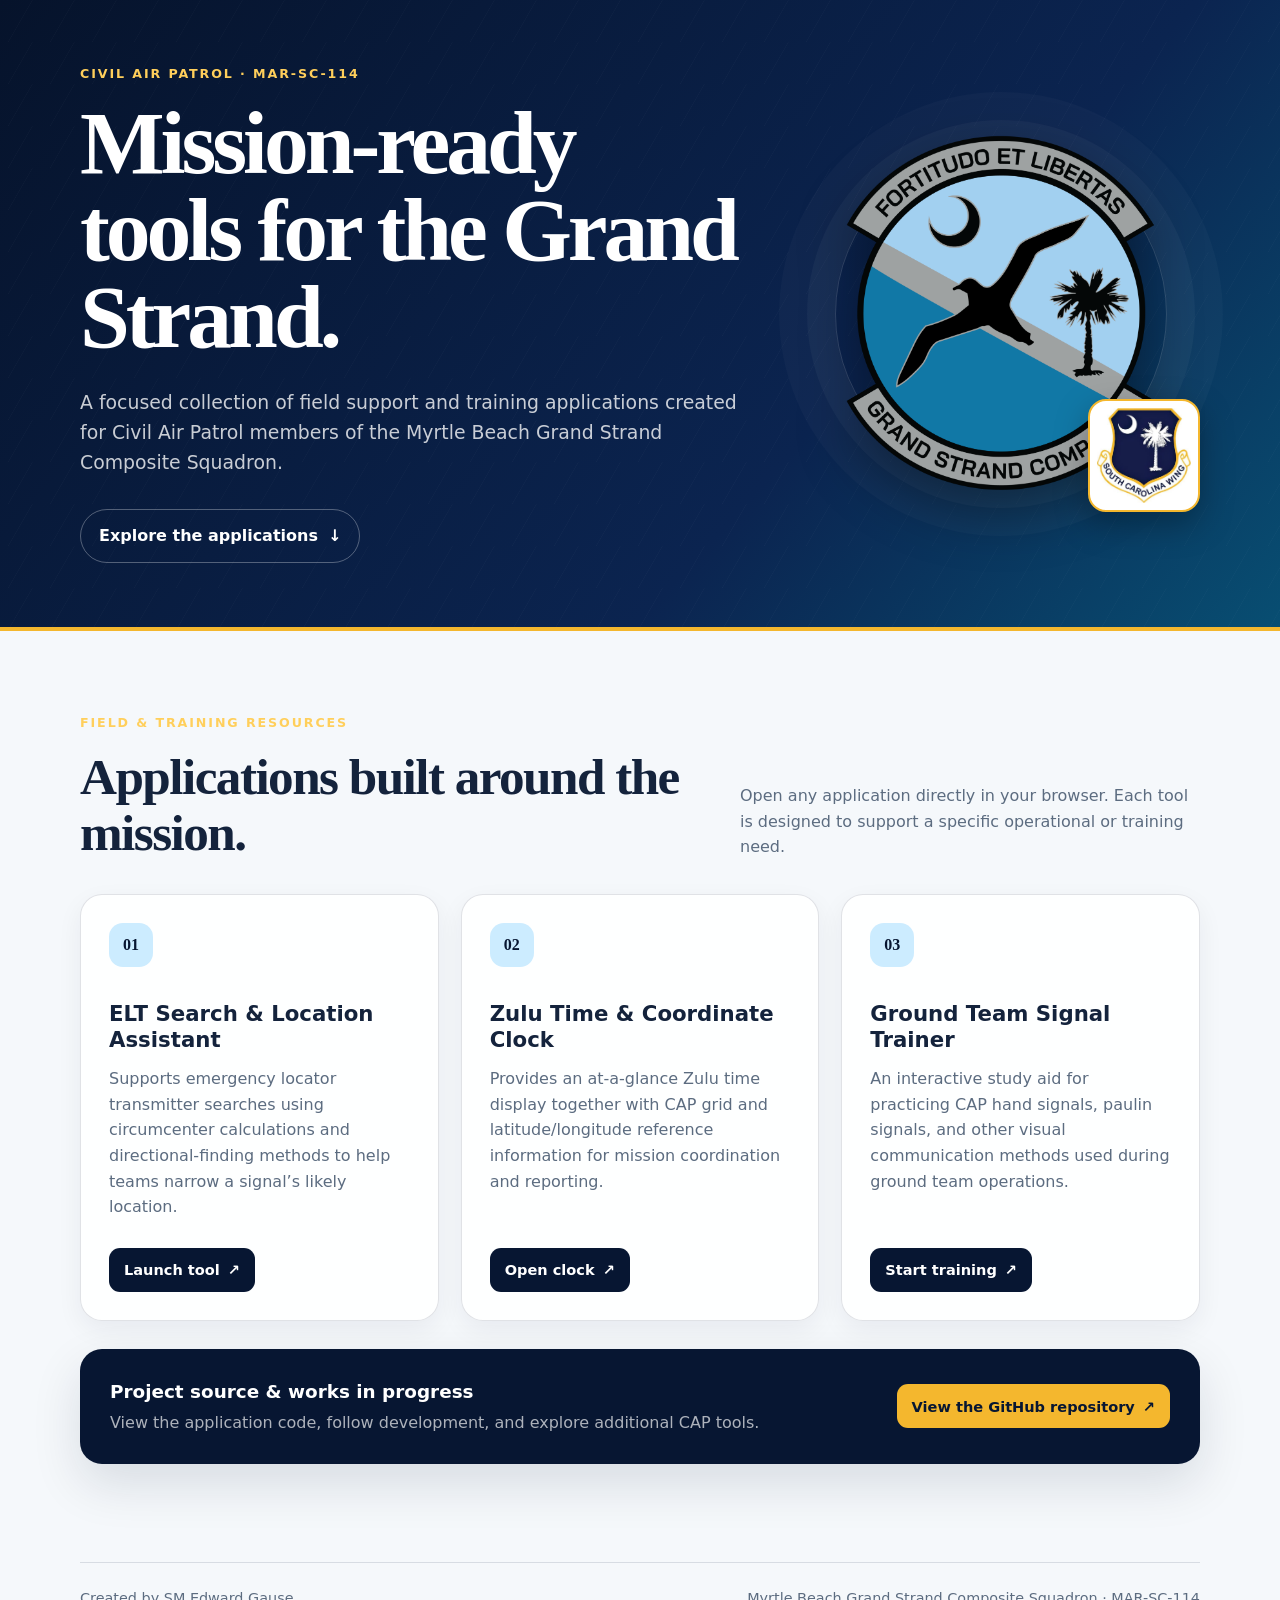
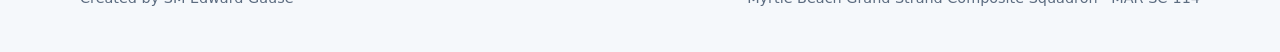
<file: index.html>
<!doctype html>
<html lang="en">
<head>
  <meta charset="utf-8">
  <meta name="viewport" content="width=device-width, initial-scale=1">
  <meta name="description" content="Mission support and training applications created for Civil Air Patrol members by SM Edward Gause, Myrtle Beach Grand Strand Composite Squadron.">
  <meta name="theme-color" content="#071632">
  <title>MAR-SC-114 Mission Applications</title>
  <style>
    :root {
      --navy: #071632;
      --navy-soft: #10264c;
      --blue: #1592c4;
      --sky: #ccecff;
      --gold: #f4b72e;
      --paper: #f5f8fb;
      --white: #ffffff;
      --ink: #14233c;
      --muted: #5c6c80;
      --line: rgba(7, 22, 50, .12);
      --shadow: 0 20px 50px rgba(7, 22, 50, .12);
      --radius: 22px;
    }

    * { box-sizing: border-box; }
    html { scroll-behavior: smooth; }
    body {
      margin: 0;
      color: var(--ink);
      background:
        radial-gradient(circle at 10% 0%, rgba(21, 146, 196, .11), transparent 28rem),
        var(--paper);
      font-family: Inter, ui-sans-serif, system-ui, -apple-system, BlinkMacSystemFont, "Segoe UI", sans-serif;
      line-height: 1.6;
    }

    a { color: inherit; }
    img { display: block; max-width: 100%; }
    .wrap { width: min(1120px, calc(100% - 40px)); margin-inline: auto; }

    .hero {
      position: relative;
      overflow: hidden;
      color: var(--white);
      background: linear-gradient(132deg, #06132b 0%, #0b2450 65%, #084e72 100%);
      border-bottom: 4px solid var(--gold);
    }
    .hero::before {
      content: "";
      position: absolute;
      inset: 0;
      opacity: .22;
      background-image: linear-gradient(120deg, transparent 48%, rgba(255,255,255,.12) 49%, transparent 50%);
      background-size: 42px 42px;
      pointer-events: none;
    }
    .hero-inner {
      position: relative;
      min-height: 530px;
      padding: 64px 0;
      display: grid;
      grid-template-columns: minmax(0, 1.25fr) minmax(290px, .75fr);
      gap: 60px;
      align-items: center;
    }
    .eyebrow {
      margin: 0 0 16px;
      color: #ffcf5b;
      font-size: .79rem;
      font-weight: 800;
      letter-spacing: .15em;
      text-transform: uppercase;
    }
    h1 {
      max-width: 760px;
      margin: 0;
      font-family: Georgia, "Times New Roman", serif;
      font-size: clamp(3rem, 7vw, 5.9rem);
      line-height: .97;
      letter-spacing: -.045em;
    }
    .hero-copy {
      max-width: 660px;
      margin: 26px 0 32px;
      color: rgba(255,255,255,.78);
      font-size: clamp(1rem, 2vw, 1.18rem);
    }
    .hero-link {
      display: inline-flex;
      align-items: center;
      gap: 10px;
      padding: 13px 18px;
      border: 1px solid rgba(255,255,255,.3);
      border-radius: 999px;
      color: white;
      font-weight: 750;
      text-decoration: none;
      transition: .2s ease;
    }
    .hero-link:hover { background: white; color: var(--navy); transform: translateY(-2px); }

    .insignia {
      position: relative;
      display: grid;
      place-items: center;
      min-height: 380px;
    }
    .insignia::before {
      content: "";
      position: absolute;
      width: 330px;
      aspect-ratio: 1;
      border: 1px solid rgba(255,255,255,.16);
      border-radius: 50%;
      box-shadow: 0 0 0 28px rgba(255,255,255,.035), 0 0 0 56px rgba(255,255,255,.025);
    }
    .squadron-patch {
      position: relative;
      width: min(325px, 80vw);
      filter: drop-shadow(0 22px 28px rgba(0,0,0,.38));
    }
    .wing-patch {
      position: absolute;
      right: 0;
      bottom: -8px;
      width: 112px;
      padding: 7px;
      border: 2px solid var(--gold);
      border-radius: 18px;
      background: white;
      filter: drop-shadow(0 12px 16px rgba(0,0,0,.28));
    }

    main { padding: 82px 0 72px; }
    .section-head {
      display: grid;
      grid-template-columns: 1fr minmax(280px, 460px);
      gap: 40px;
      align-items: end;
      margin-bottom: 34px;
    }
    .section-head h2 {
      margin: 0;
      font-family: Georgia, "Times New Roman", serif;
      font-size: clamp(2.2rem, 4vw, 3.4rem);
      line-height: 1.08;
      letter-spacing: -.03em;
    }
    .section-head p:last-child { margin: 0; color: var(--muted); }

    .tools {
      display: grid;
      grid-template-columns: repeat(3, 1fr);
      gap: 22px;
    }
    .tool {
      display: flex;
      flex-direction: column;
      min-height: 360px;
      padding: 28px;
      border: 1px solid var(--line);
      border-radius: var(--radius);
      background: rgba(255,255,255,.9);
      box-shadow: 0 9px 26px rgba(7,22,50,.06);
      transition: transform .2s ease, box-shadow .2s ease, border-color .2s ease;
    }
    .tool:hover { transform: translateY(-5px); box-shadow: var(--shadow); border-color: rgba(21,146,196,.34); }
    .tool-number {
      display: inline-grid;
      place-items: center;
      width: 44px;
      height: 44px;
      margin-bottom: 34px;
      border-radius: 14px;
      color: var(--navy);
      background: var(--sky);
      font-family: Georgia, serif;
      font-weight: 800;
    }
    .tool h3 { margin: 0 0 13px; font-size: 1.33rem; line-height: 1.23; }
    .tool p { margin: 0; color: var(--muted); }
    .actions {
      display: flex;
      flex-wrap: wrap;
      gap: 11px;
      margin-top: auto;
      padding-top: 28px;
    }
    .button {
      display: inline-flex;
      align-items: center;
      justify-content: center;
      gap: 8px;
      min-height: 44px;
      padding: 10px 15px;
      border-radius: 11px;
      font-size: .91rem;
      font-weight: 800;
      text-decoration: none;
      transition: .2s ease;
    }
    .button.primary { color: white; background: var(--navy); }
    .button.secondary { border: 1px solid var(--line); background: white; }
    .button:hover { transform: translateY(-2px); }
    .button.primary:hover { background: var(--blue); }
    .button.secondary:hover { border-color: var(--blue); color: #086b91; }

    .repo {
      margin-top: 28px;
      padding: 28px 30px;
      display: flex;
      align-items: center;
      justify-content: space-between;
      gap: 30px;
      color: white;
      background: var(--navy);
      border-radius: var(--radius);
      box-shadow: var(--shadow);
    }
    .repo h3 { margin: 0 0 4px; font-size: 1.15rem; }
    .repo p { margin: 0; color: rgba(255,255,255,.67); }
    .repo .button { flex: 0 0 auto; color: var(--navy); background: var(--gold); }

    footer { padding: 26px 0 42px; color: var(--muted); font-size: .9rem; }
    .footer-inner { display: flex; justify-content: space-between; gap: 24px; border-top: 1px solid var(--line); padding-top: 24px; }
    .footer-inner p { margin: 0; }

    a:focus-visible { outline: 3px solid var(--gold); outline-offset: 4px; }

    @media (max-width: 860px) {
      .hero-inner { grid-template-columns: 1fr; text-align: center; gap: 30px; padding-top: 54px; }
      .hero-copy { margin-inline: auto; }
      .insignia { min-height: 320px; }
      .wing-patch { right: 8%; }
      .section-head { grid-template-columns: 1fr; gap: 16px; }
      .tools { grid-template-columns: 1fr; }
      .tool { min-height: 0; }
    }
    @media (max-width: 560px) {
      .wrap { width: min(100% - 28px, 1120px); }
      .hero-inner { min-height: auto; padding-bottom: 46px; }
      .insignia { min-height: 285px; }
      .insignia::before { width: 250px; }
      .squadron-patch { width: 245px; }
      .wing-patch { width: 88px; right: 0; }
      main { padding-top: 58px; }
      .repo, .footer-inner { align-items: flex-start; flex-direction: column; }
      .repo .button { width: 100%; }
    }
  </style>
</head>
<body>
  <header class="hero">
    <div class="wrap hero-inner">
      <div>
        <p class="eyebrow">Civil Air Patrol · MAR-SC-114</p>
        <h1>Mission-ready tools for the Grand Strand.</h1>
        <p class="hero-copy">A focused collection of field support and training applications created for Civil Air Patrol members of the Myrtle Beach Grand Strand Composite Squadron.</p>
        <a class="hero-link" href="#applications">Explore the applications <span aria-hidden="true">↓</span></a>
      </div>
      <div class="insignia" aria-label="Myrtle Beach Grand Strand Composite Squadron and South Carolina Wing insignia">
        <img class="squadron-patch" src="assets/grand-strand-squadron-patch.png" alt="Myrtle Beach Grand Strand Composite Squadron patch">
        <img class="wing-patch" src="assets/south-carolina-wing.png" alt="South Carolina Wing emblem">
      </div>
    </div>
  </header>

  <main id="applications">
    <div class="wrap">
      <div class="section-head">
        <div>
          <p class="eyebrow">Field &amp; training resources</p>
          <h2>Applications built around the mission.</h2>
        </div>
        <p>Open any application directly in your browser. Each tool is designed to support a specific operational or training need.</p>
      </div>

      <section class="tools" aria-label="Available Civil Air Patrol applications">
        <article class="tool">
          <span class="tool-number" aria-hidden="true">01</span>
          <h3>ELT Search &amp; Location Assistant</h3>
          <p>Supports emergency locator transmitter searches using circumcenter calculations and directional-finding methods to help teams narrow a signal’s likely location.</p>
          <div class="actions">
            <a class="button primary" href="https://regausecapmember.github.io/tools-CAP/eltFinder/index.html">Launch tool <span aria-hidden="true">↗</span></a>
          </div>
        </article>

        <article class="tool">
          <span class="tool-number" aria-hidden="true">02</span>
          <h3>Zulu Time &amp; Coordinate Clock</h3>
          <p>Provides an at-a-glance Zulu time display together with CAP grid and latitude/longitude reference information for mission coordination and reporting.</p>
          <div class="actions">
            <a class="button primary" href="https://regausecapmember.github.io/tools-CAP/CAP_Zulu_Clock.html">Open clock <span aria-hidden="true">↗</span></a>
          </div>
        </article>

        <article class="tool">
          <span class="tool-number" aria-hidden="true">03</span>
          <h3>Ground Team Signal Trainer</h3>
          <p>An interactive study aid for practicing CAP hand signals, paulin signals, and other visual communication methods used during ground team operations.</p>
          <div class="actions">
            <a class="button primary" href="https://regausecapmember.github.io/tools-CAP/mission-signal-trainer-package/mission-signal-trainer.html">Start training <span aria-hidden="true">↗</span></a>
          </div>
        </article>
      </section>

      <aside class="repo">
        <div>
          <h3>Project source &amp; works in progress</h3>
          <p>View the application code, follow development, and explore additional CAP tools.</p>
        </div>
        <a class="button" href="https://github.com/regauseCAPMember/tools-CAP/tree/main">View the GitHub repository <span aria-hidden="true">↗</span></a>
      </aside>
    </div>
  </main>

  <footer>
    <div class="wrap footer-inner">
      <p>Created by SM Edward Gause</p>
      <p>Myrtle Beach Grand Strand Composite Squadron · MAR-SC-114</p>
    </div>
  </footer>
</body>
</html>
</file>
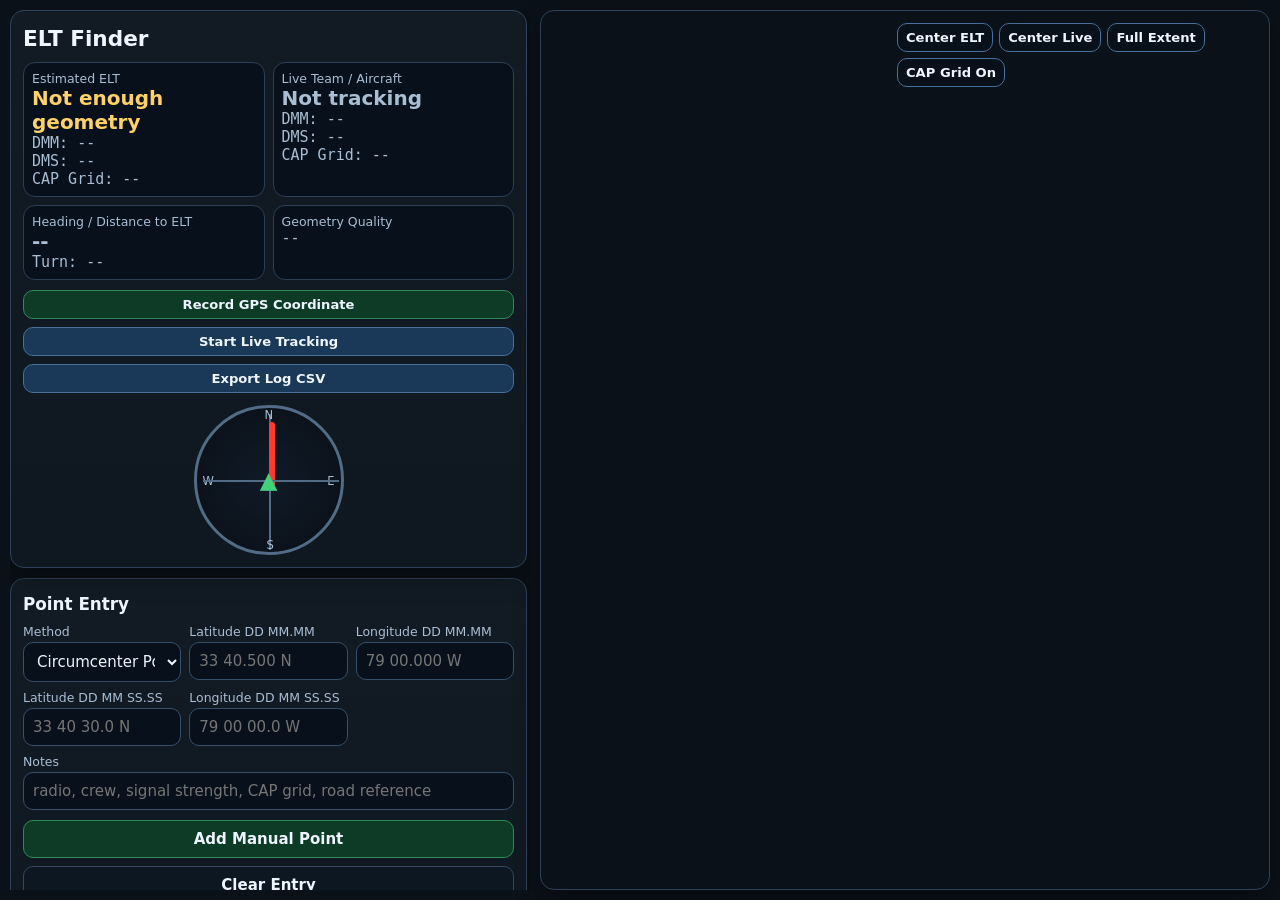
<file: eltFinder/index.html>
<!doctype html>
<html lang="en">
<head>
  <meta charset="utf-8" />
  <meta name="viewport" content="width=device-width, initial-scale=1, viewport-fit=cover" />
  <meta http-equiv="Cache-Control" content="max-age=21600" />
  <title>ELT Finder - CAP Grid</title>
  <link rel="stylesheet" href="https://js.arcgis.com/4.34/esri/themes/dark/main.css" />
  <link rel="stylesheet" href="css/style.css" />
  <script src="https://js.arcgis.com/4.34/"></script>
</head>
<body>
<div class="app">
  <section class="left">
    <div class="card sticky">
      <h1>ELT Finder</h1>
      <div class="summary">
        <div><small>Estimated ELT</small><span id="eltStatus" class="big warn">Not enough geometry</span><br><span id="eltDmm" class="mono muted">DMM: --</span><br><span id="eltDms" class="mono muted">DMS: --</span><br><span id="eltCapGrid" class="mono muted">CAP Grid: --</span></div>
        <div><small>Live Team / Aircraft</small><span id="liveStatus" class="big muted">Not tracking</span><br><span id="liveDmm" class="mono muted">DMM: --</span><br><span id="liveDms" class="mono muted">DMS: --</span><br><span id="liveCapGrid" class="mono muted">CAP Grid: --</span></div>
        <div><small>Heading / Distance to ELT</small><span id="navInfo" class="big muted">--</span><br><span id="turnInfo" class="mono muted">Turn: --</span></div>
        <div><small>Geometry Quality</small><span id="qualityInfo" class="mono muted">--</span></div>
      </div>
      <div class="row" style="margin-top:10px">
        <button id="gpsOnce" class="good mini">Record GPS Coordinate</button>
        <button id="toggleLive" class="mini">Start Live Tracking</button>
        <button id="exportLog" class="mini">Export Log CSV</button>
      </div>
      <div class="adf" title="Relative bearing needle: straight up means on course" style="margin-top:12px"><span class="adflabel n">N</span><span class="adflabel e">E</span><span class="adflabel s">S</span><span class="adflabel w">W</span><div id="needle" class="needle"></div><div class="plane">▲</div></div>
    </div>

    <div class="card">
      <h2>Point Entry</h2>
      <div class="grid3">
        <div><label>Method</label><select id="method"><option value="C">Circumcenter Point</option><option value="D">Directional Bearing to ELT</option></select></div>
        <div id="bearingBox" style="display:none"><label id="bearingLabel">Bearing to ELT</label><input id="bearing" inputmode="decimal" placeholder="degrees" /></div>
        <div><label>Latitude DD MM.MM</label><input id="latDmm" placeholder="33 40.500 N" /></div>
        <div><label>Longitude DD MM.MM</label><input id="lonDmm" placeholder="79 00.000 W" /></div>
        <div><label>Latitude DD MM SS.SS</label><input id="latDms" placeholder="33 40 30.0 N" /></div>
        <div><label>Longitude DD MM SS.SS</label><input id="lonDms" placeholder="79 00 00.0 W" /></div>
        <div class="span3"><label>Notes</label><input id="notes" placeholder="radio, crew, signal strength, CAP grid, road reference" /></div>
      </div>
      <div class="row" style="margin-top:10px"><button id="addPoint" class="good">Add Manual Point</button><button id="clearForm" class="ghost">Clear Entry</button><button id="clearAll" class="danger">Clear All</button></div>
      <p class="muted">Coordinate entry accepts DD MM.MM or DD MM SS.SS, with optional N/S/E/W. Negative longitude also works. Directional bearings are true degrees unless you intentionally enter magnetic-adjusted values. When a method is selected, the tool attempts to populate the current GPS coordinate, current heading, and current CAP Grid in Notes.</p>
    </div>

    <div class="card">
      <h2>Map Entry</h2>
      <div class="row"><label style="width:auto"><input id="mapClick" type="checkbox" style="width:auto"> Click map to record points</label><span class="muted">When enabled, map clicks record the selected method and automatically add the clicked location's CAP Grid to Notes.</span></div>
    </div>

    <div class="card">
      <h2>Recorded Points</h2>
      <div class="tablewrap"><table id="pointsTable"><thead><tr><th>Type</th><th>Zulu Date/Time</th><th>Lat DMM</th><th>Lon DMM</th><th>Lat DMS</th><th>Lon DMS</th><th>Bearing to ELT</th><th>ELT Bearing Used</th><th>Notes</th><th>Action</th></tr></thead><tbody></tbody></table></div>
    </div>

    <div class="card" id="mathNotes" style="display:none">
      <h2>Math Notes / Field Caveats</h2>
      <p class="muted">Circumcenter points create perpendicular bisectors of chords. Directional Bearing points create rays from known positions. The estimator uses all available lines. Long-distance accuracy is approximated with a local tangent plane centered on the input points, which is appropriate for SAR-scale work but not geodetic survey work.</p>
      <p class="warn">Devil's-advocate checks included: near-parallel lines, duplicate points, bad bearings, RMS fit error, and geometry quality warnings.</p>
      <p class="warn">Page is cached for 6 hours. If causes issue, go to setting find your browser and clear cache and cookies.</p>
    </div>
  </section>

  <section class="mapwrap">
    <div class="mapbuttons"><button id="centerElt" class="mini">Center ELT</button><button id="centerLive" class="mini">Center Live</button><button id="fullExtent" class="mini">Full Extent</button><button id="toggleCapGrid" class="mini">CAP Grid On</button></div>
    <div id="viewDiv"></div>
  </section>
</div>
<script src="js/app.js"></script>
</body>
</html>
</file>
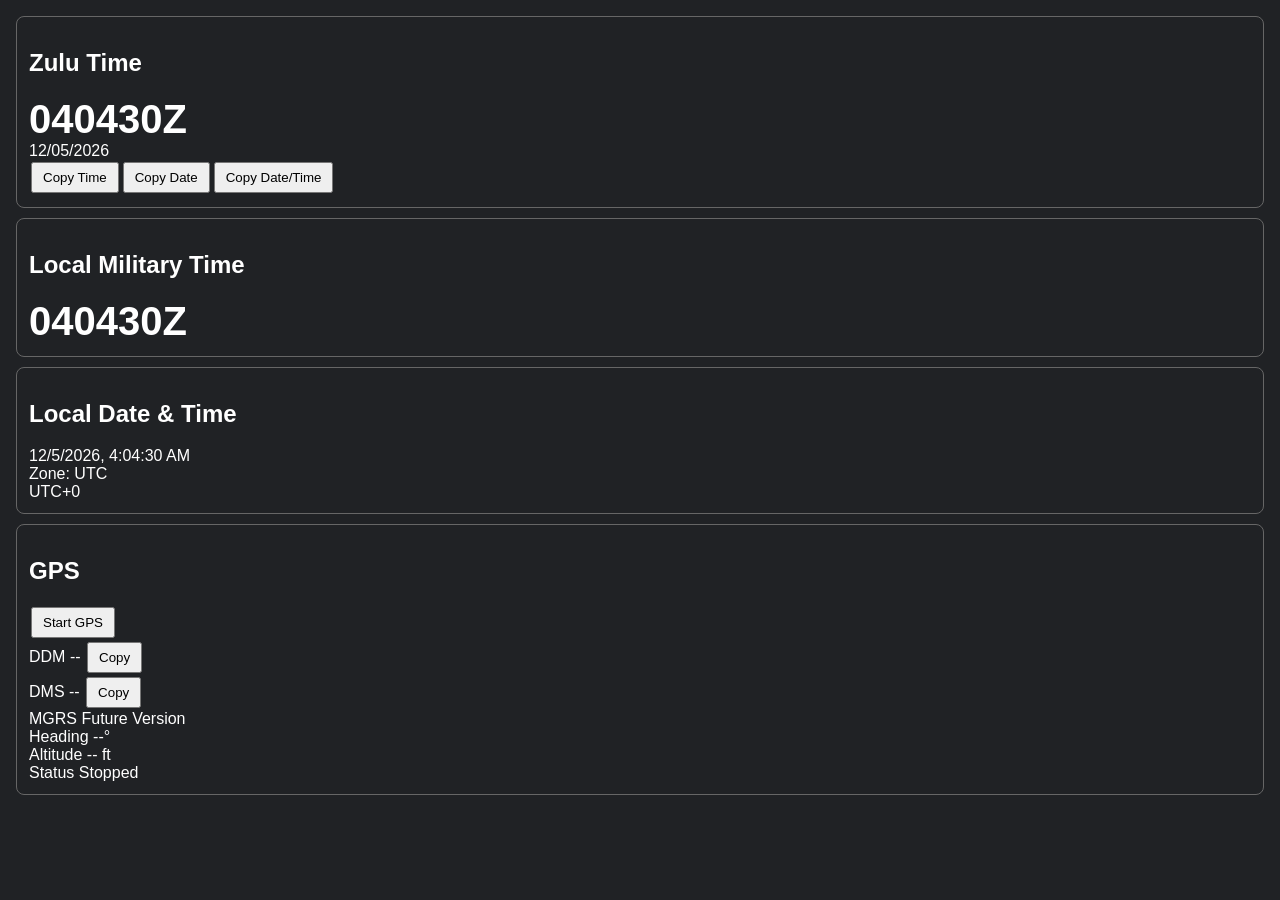
<file: CAP_Field_Utility_v1.html>
<!doctype html><html><head><meta charset="utf-8"><title>CAP Field Utility v3</title>
<style>
body{font-family:Arial;background:#202225;color:#fff;margin:16px}
.card{border:1px solid #666;border-radius:8px;padding:12px;margin:10px 0}
.big{font-size:40px;font-weight:bold}button{padding:6px 10px;margin:2px}
</style></head><body>
<div class=card><h2>Zulu Time</h2><div id=z class=big></div><div id=zd></div>
<button onclick="cp(z.textContent)">Copy Time</button><button onclick="cp(zd.textContent)">Copy Date</button><button onclick="cp(zd.textContent+' '+z.textContent)">Copy Date/Time</button></div>
<div class=card><h2>Local Military Time</h2><div id=mil class=big></div></div>
<div class=card><h2>Local Date & Time</h2><div id=loc></div><div id=info></div></div>
<div class=card><h2>GPS</h2><button id=gpsBtn onclick="toggleGPS()">Start GPS</button>
<div>DDM <span id=ddm>--</span> <button onclick="cp(ddm.textContent)">Copy</button></div>
<div>DMS <span id=dms>--</span> <button onclick="cp(dms.textContent)">Copy</button></div>
<div>MGRS <span id=mgrs>Future Version</span></div>
<div>Heading <span id=head>--</span>°</div>
<div>Altitude <span id=alt>--</span> ft</div>
<div>Status <span id=status>Stopped</span></div></div>
<script>
const map={0:'Z',1:'A',2:'B',3:'C',4:'D',5:'E',6:'F',7:'G',8:'H',9:'I',10:'K',11:'L',12:'M','-1':'N','-2':'O','-3':'P','-4':'Q','-5':'R','-6':'S','-7':'T','-8':'U','-9':'V','-10':'W','-11':'X','-12':'Y'};
let watchId=null,last=null;
const p=n=>String(n).padStart(2,"0");
function tick(){let d=new Date();z.textContent=p(d.getUTCHours())+p(d.getUTCMinutes())+p(d.getUTCSeconds())+"Z";zd.textContent=`${p(d.getUTCMonth()+1)}/${p(d.getUTCDate())}/${d.getUTCFullYear()}`;let off=-d.getTimezoneOffset()/60;mil.textContent=p(d.getHours())+p(d.getMinutes())+p(d.getSeconds())+(map[String(off)]||'?');loc.textContent=d.toLocaleString();info.innerHTML=`Zone: ${Intl.DateTimeFormat().resolvedOptions().timeZone}<br>UTC${off>=0?'+':''}${off}`;}
setInterval(tick,1000);tick();
function cp(t){navigator.clipboard.writeText(t);}
function fmt(v,lat,dmsf){let h=v>=0?(lat?'N':'E'):(lat?'S':'W');v=Math.abs(v);let D=Math.floor(v),M=(v-D)*60;if(!dmsf)return `${h}${D}° ${M.toFixed(3)}'`;let Mi=Math.floor(M),S=(M-Mi)*60;return `${h}${D}° ${Mi}' ${S.toFixed(2)}"`;}
function bearing(a,b){let p1=a.lat*Math.PI/180,p2=b.lat*Math.PI/180,l1=a.lon*Math.PI/180,l2=b.lon*Math.PI/180;let y=Math.sin(l2-l1)*Math.cos(p2),x=Math.cos(p1)*Math.sin(p2)-Math.sin(p1)*Math.cos(p2)*Math.cos(l2-l1);return (Math.atan2(y,x)*180/Math.PI+360)%360;}
function toggleGPS(){
 if(watchId!==null){navigator.geolocation.clearWatch(watchId);watchId=null;gpsBtn.textContent="Start GPS";status.textContent="Stopped";return;}
 if(!navigator.geolocation){alert("Geolocation not supported");return;}
 watchId=navigator.geolocation.watchPosition(
  function(pos){
    status.textContent="Tracking";
    gpsBtn.textContent="Stop GPS";
    const la=pos.coords.latitude,lo=pos.coords.longitude;
    ddm.textContent=fmt(la,true,false)+" "+fmt(lo,false,false);
    dms.textContent=fmt(la,true,true)+" "+fmt(lo,false,true);
    alt.textContent=pos.coords.altitude!=null?(pos.coords.altitude*3.28084).toFixed(0):"--";
    if(last) head.textContent=bearing(last,{lat:la,lon:lo}).toFixed(0);
    last={lat:la,lon:lo};
  },
  function(err){status.textContent="Error: "+err.message;gpsBtn.textContent="Start GPS";watchId=null;},
  {enableHighAccuracy:true,maximumAge:0,timeout:15000}
 );
}
</script></body></html>
</file>
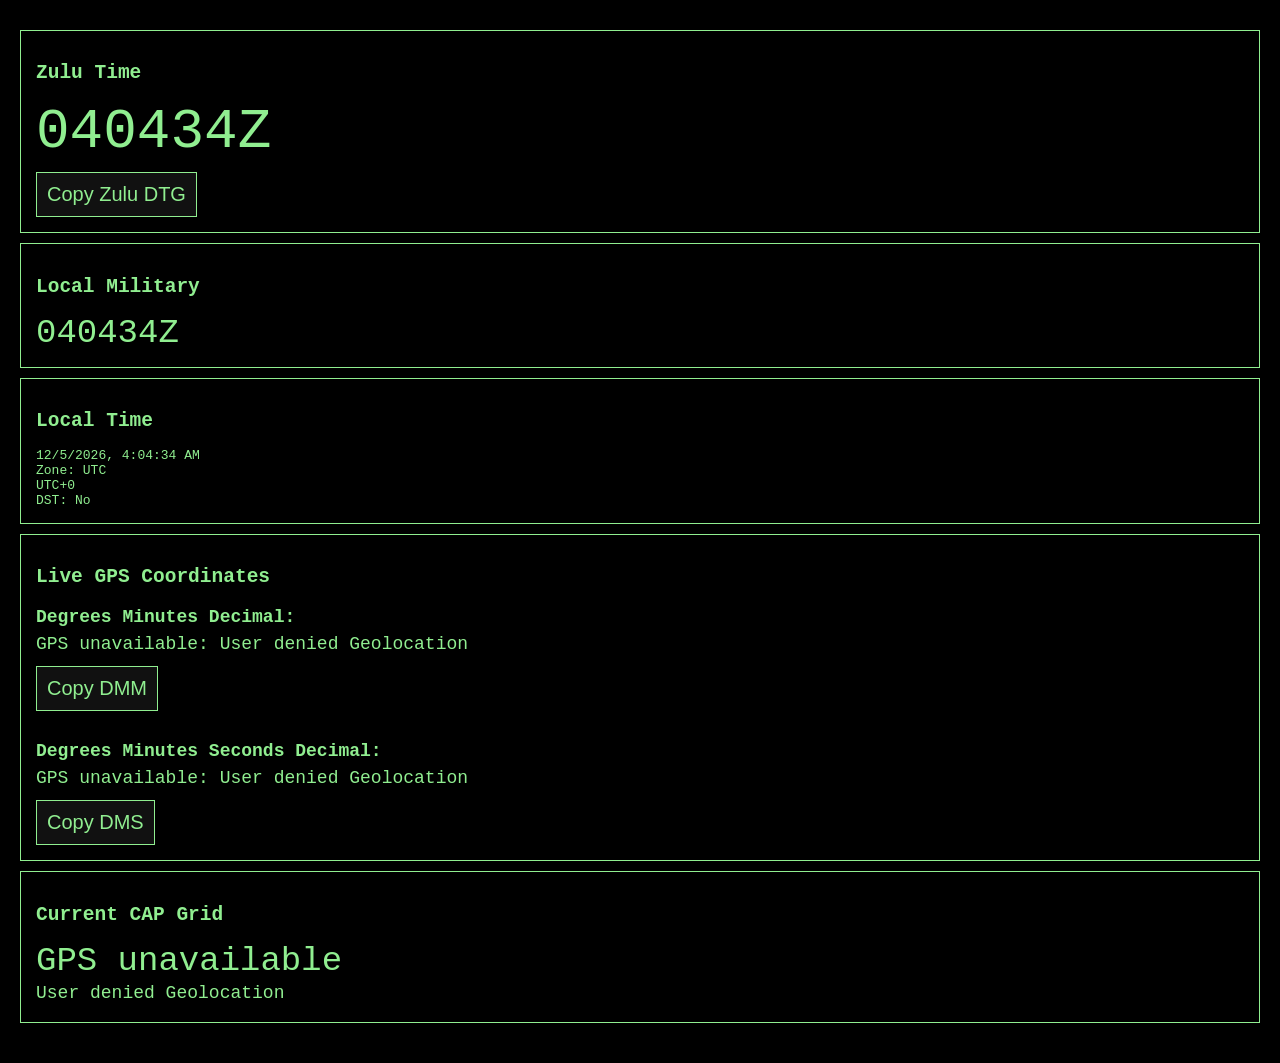
<file: CAP_Zulu_Clock.html>
<!DOCTYPE html>
<html>
<head>
<meta charset="utf-8">
<meta name="viewport" content="width=device-width,initial-scale=1">
<title>Zulu Clock with Live GPS and CAP Grid</title>
<style>
body{margin:0;background:#000;color:#90EE90;font-family:monospace;padding:20px}
.card{border:1px solid #90EE90;padding:15px;margin:10px 0}
.big{font-size:56px}
.mid{font-size:34px}
.small{font-size:18px;line-height:1.5}
button{font-size:20px;padding:10px;background:#111;color:#90EE90;border:1px solid #90EE90;margin-top:8px}
a{color:#90EE90}
.label{font-weight:bold}
</style>
</head>
<body>

<div class="card">
<h2>Zulu Time</h2>
<div id="z" class="big">--</div>
<button id="copy">Copy Zulu DTG</button>
<div id="status"></div>
</div>

<div class="card">
<h2>Local Military</h2>
<div id="mil" class="mid">--</div>
</div>

<div class="card">
<h2>Local Time</h2>
<div id="loc"></div>
<div id="info"></div>
</div>

<div class="card">
<h2>Live GPS Coordinates</h2>
<div class="small">
<div><span class="label">Degrees Minutes Decimal:</span></div>
<div id="dmm">Acquiring GPS...</div>
<button id="copyDmm">Copy DMM</button>

<br><br>

<div><span class="label">Degrees Minutes Seconds Decimal:</span></div>
<div id="dms">Acquiring GPS...</div>
<button id="copyDms">Copy DMS</button>
</div>
</div>

<div class="card">
<h2>Current CAP Grid</h2>
<div id="capgrid" class="mid">Waiting for GPS...</div>
<div id="capgridstatus" class="small"></div>
</div>

<script>
const map={0:"Z",1:"A",2:"B",3:"C",4:"D",5:"E",6:"F",7:"G",8:"H",9:"I",10:"K",11:"L",12:"M","-1":"N","-2":"O","-3":"P","-4":"Q","-5":"R","-6":"S","-7":"T","-8":"U","-9":"V","-10":"W","-11":"X","-12":"Y"};

let lastDmm="";
let lastDms="";
let lastLat=null;
let lastLon=null;
let lastCapGrid="";

function isDST(){
 let y=(new Date()).getFullYear();
 let a=new Date(y,0,1).getTimezoneOffset();
 let b=new Date(y,6,1).getTimezoneOffset();
 return new Date().getTimezoneOffset()<Math.max(a,b);
}

function upd(){
 let d=new Date();
 let z=d.toISOString();
 document.getElementById("z").textContent=z.substr(11,2)+z.substr(14,2)+z.substr(17,2)+"Z";

 let off=-d.getTimezoneOffset()/60;
 let L=map[String(off)]||map[off]||"?";

 document.getElementById("mil").textContent=
   String(d.getHours()).padStart(2,"0")+
   String(d.getMinutes()).padStart(2,"0")+
   String(d.getSeconds()).padStart(2,"0")+L;

 document.getElementById("loc").textContent=d.toLocaleString();

 document.getElementById("info").innerHTML=
   "Zone: "+Intl.DateTimeFormat().resolvedOptions().timeZone+
   "<br>UTC"+(off>=0?"+":"")+off+
   "<br>DST: "+(isDST()?"Yes":"No");
}

upd();
setInterval(upd,1000);

document.getElementById("copy").onclick=()=>{
 let d=new Date();
 let txt=`${String(d.getUTCMonth()+1).padStart(2,"0")}/${String(d.getUTCDate()).padStart(2,"0")}/${d.getUTCFullYear()} ${String(d.getUTCHours()).padStart(2,"0")}${String(d.getUTCMinutes()).padStart(2,"0")}Z`;
 navigator.clipboard.writeText(txt);
 document.getElementById("status").textContent="Copied: "+txt;
};

document.getElementById("copyDmm").onclick=()=>{
 if(lastDmm){
   navigator.clipboard.writeText(lastDmm);
   document.getElementById("capgridstatus").textContent="Copied DMM: "+lastDmm;
 }
};

document.getElementById("copyDms").onclick=()=>{
 if(lastDms){
   navigator.clipboard.writeText(lastDms);
   document.getElementById("capgridstatus").textContent="Copied DMS: "+lastDms;
 }
};

function toDMM(value,isLat){
 const dir=value>=0?(isLat?"N":"E"):(isLat?"S":"W");
 const abs=Math.abs(value);
 const deg=Math.floor(abs);
 const min=(abs-deg)*60;
 return `${deg}° ${min.toFixed(4)}' ${dir}`;
}

function toDMS(value,isLat){
 const dir=value>=0?(isLat?"N":"E"):(isLat?"S":"W");
 const abs=Math.abs(value);
 const deg=Math.floor(abs);
 const minFloat=(abs-deg)*60;
 const min=Math.floor(minFloat);
 const sec=(minFloat-min)*60;
 return `${deg}° ${min}' ${sec.toFixed(2)}" ${dir}`;
}

function updateCoordinateText(lat,lon){
 lastLat=lat;
 lastLon=lon;

 lastDmm=`${toDMM(lat,true)}, ${toDMM(lon,false)}`;
 lastDms=`${toDMS(lat,true)}, ${toDMS(lon,false)}`;

 document.getElementById("dmm").textContent=lastDmm;
 document.getElementById("dms").textContent=lastDms;
}

// IMPORTANT:
// Layer 0 = Grids
// Layer 1 = Subgrids
// The CAP-style display label is the CONVENTION field on the Subgrids layer.
// Example expected value: CLT - 225C
const capSubgridUrl="https://services9.arcgis.com/U0vgiXgwLpyQDfbW/ArcGIS/rest/services/Civil_Air_Patrol_Search_and_Rescue_SAR_Grids/FeatureServer/1/query";

function getFirstTextValue(attributes, possibleNames){
 for(const name of possibleNames){
   const key=Object.keys(attributes).find(k=>k.toUpperCase()===name.toUpperCase());
   if(key && attributes[key]!==null && attributes[key]!==undefined && String(attributes[key]).trim()!==""){
     return String(attributes[key]).trim();
   }
 }
 return "";
}

function pickCapGridConvention(attributes){
 // Primary correct field from the Subgrids layer.
 const convention=getFirstTextValue(attributes,["CONVENTION"]);
 if(convention){ return convention; }

 // Fallbacks only if CONVENTION is missing or blank.
 const cell=getFirstTextValue(attributes,["CELL"]);
 const suffix=getFirstTextValue(attributes,["SUFFIX"]);

 if(cell && suffix){
   // Avoid duplicating suffix if CELL already includes it.
   if(cell.toUpperCase().endsWith(suffix.toUpperCase())){
     return cell;
   }
   return cell + suffix;
 }

 if(cell){ return cell; }
 if(suffix){ return suffix; }

 console.log("CAP Subgrid attributes missing expected fields:", attributes);
 return JSON.stringify(attributes);
}

function lookupGrid(lat,lon){
 document.getElementById("capgridstatus").textContent="Looking up CAP Subgrid CONVENTION from live GPS...";

 const queryUrl=
   capSubgridUrl+
   "?f=json"+
   "&geometry="+encodeURIComponent(lon+","+lat)+
   "&geometryType=esriGeometryPoint"+
   "&inSR=4326"+
   "&spatialRel=esriSpatialRelIntersects"+
   "&outFields=CONVENTION,CELL,SUFFIX"+
   "&returnGeometry=false";

 fetch(queryUrl)
 .then(r=>r.json())
 .then(j=>{
   if(j.error){
     document.getElementById("capgrid").textContent="CAP Grid Error";
     document.getElementById("capgridstatus").textContent=j.error.message||"ArcGIS service returned an error.";
     return;
   }

   if(j.features && j.features.length){
     const attributes=j.features[0].attributes;
     console.log("CAP Subgrid attributes returned by ESRI:", attributes);

     const label=pickCapGridConvention(attributes);
     lastCapGrid=label;
     document.getElementById("capgrid").textContent=label;
     document.getElementById("capgridstatus").innerHTML=
       "Matched from live GPS using Subgrids.CONVENTION:<br>"+
       "DMM: "+lastDmm+"<br>"+
       "DMS: "+lastDms;
   }else{
     document.getElementById("capgrid").textContent="No CAP Grid Found";
     document.getElementById("capgridstatus").textContent="The current live GPS point did not intersect a CAP Subgrid polygon.";
   }
 })
 .catch(e=>{
   document.getElementById("capgrid").textContent="Lookup Error";
   document.getElementById("capgridstatus").textContent="Could not query the CAP Subgrid service.";
   console.error(e);
 });
}

if(navigator.geolocation){
 navigator.geolocation.watchPosition(
   p=>{
     const lat=p.coords.latitude;
     const lon=p.coords.longitude;
     updateCoordinateText(lat,lon);
     lookupGrid(lat,lon);
   },
   e=>{
     document.getElementById("dmm").textContent="GPS unavailable: "+e.message;
     document.getElementById("dms").textContent="GPS unavailable: "+e.message;
     document.getElementById("capgrid").textContent="GPS unavailable";
     document.getElementById("capgridstatus").textContent=e.message;
   },
   {enableHighAccuracy:true,maximumAge:5000,timeout:10000}
 );
}else{
 document.getElementById("dmm").textContent="Geolocation not supported";
 document.getElementById("dms").textContent="Geolocation not supported";
 document.getElementById("capgrid").textContent="Geolocation not supported";
}
</script>
</body>
</html>
</file>
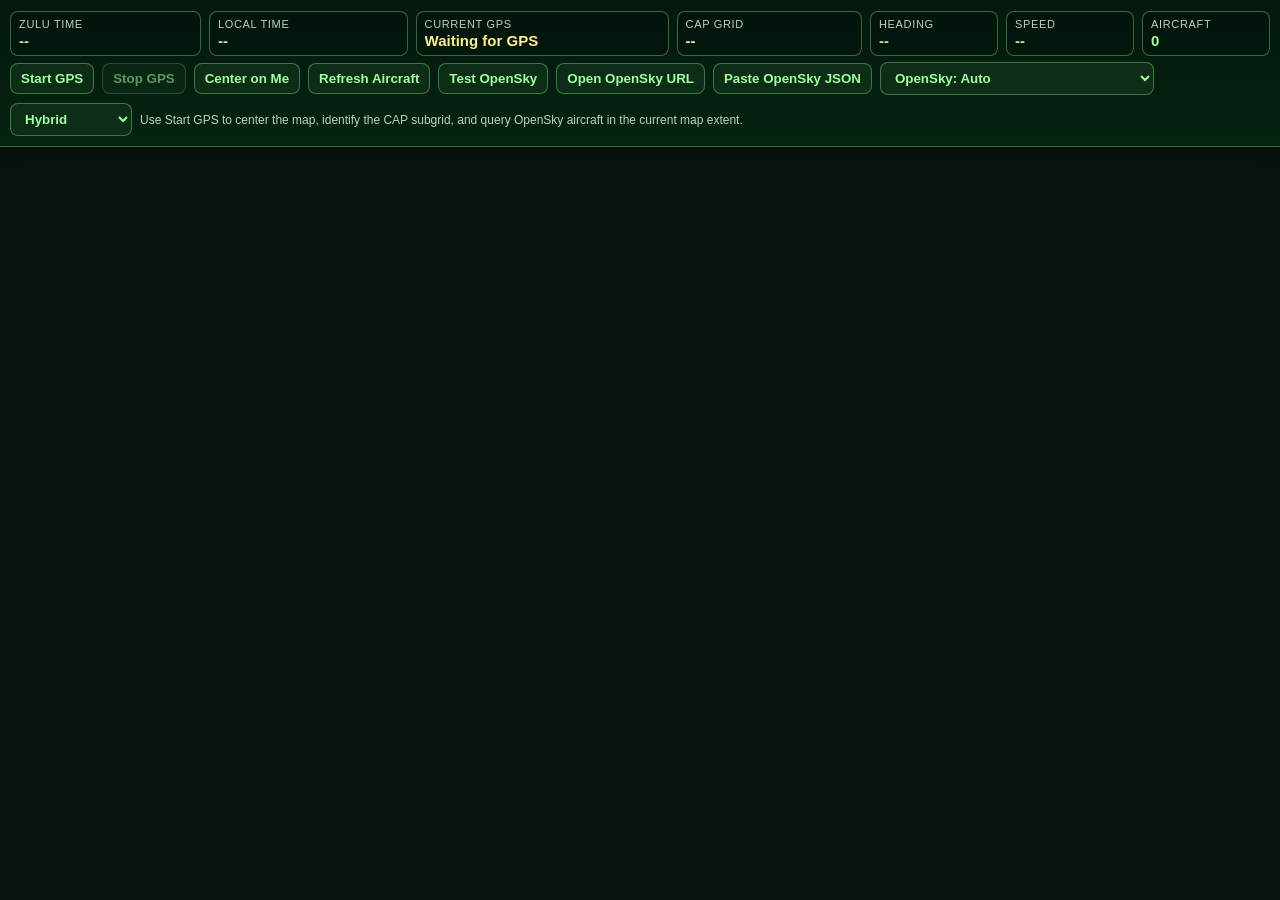
<file: CAPPlaneSituationMap.html>
<!doctype html>
<html lang="en">
<head>
  <meta charset="utf-8" />
  <meta name="viewport" content="width=device-width, initial-scale=1, viewport-fit=cover" />
  <title>CAP Zulu GPS Grid and Aircraft Map</title>

  <link rel="stylesheet" href="https://js.arcgis.com/4.30/esri/themes/dark/main.css" />
  <script src="https://js.arcgis.com/4.30/"></script>

  <style>
    :root {
      --bg: #06140d;
      --panel: rgba(4, 25, 13, 0.96);
      --panel2: rgba(5, 37, 18, 0.92);
      --green: #9dff9d;
      --green2: #62d962;
      --yellow: #ffef8a;
      --red: #ff8a8a;
      --text: #eafbea;
      --muted: #b9d4b9;
      --border: rgba(157, 255, 157, 0.35);
    }

    html, body, #viewDiv {
      padding: 0;
      margin: 0;
      height: 100%;
      width: 100%;
      background: var(--bg);
      font-family: Arial, Helvetica, sans-serif;
      color: var(--text);
    }

    body {
      display: flex;
      flex-direction: column;
      overflow: hidden;
    }

    #topPanel {
      background: linear-gradient(180deg, var(--panel), var(--panel2));
      border-bottom: 1px solid var(--border);
      box-shadow: 0 2px 12px rgba(0,0,0,0.45);
      padding: 8px 10px 10px 10px;
      z-index: 5;
    }

    .line {
      display: flex;
      flex-wrap: wrap;
      gap: 8px;
      align-items: stretch;
      margin: 3px 0;
    }

    .item {
      border: 1px solid var(--border);
      border-radius: 8px;
      padding: 6px 8px;
      min-width: 145px;
      background: rgba(0,0,0,0.18);
      flex: 1 1 auto;
    }

    .item.wide { min-width: 235px; }
    .item.small { min-width: 110px; flex: 0 1 auto; }

    .label {
      font-size: 11px;
      color: var(--muted);
      text-transform: uppercase;
      letter-spacing: 0.06em;
      line-height: 1.1;
    }

    .value {
      margin-top: 2px;
      color: var(--green);
      font-weight: 700;
      font-size: 15px;
      white-space: nowrap;
      overflow: hidden;
      text-overflow: ellipsis;
      font-variant-numeric: tabular-nums;
    }

    .value.warn { color: var(--yellow); }
    .value.bad { color: var(--red); }

    #controls {
      display: flex;
      gap: 8px;
      flex-wrap: wrap;
      margin-top: 6px;
      align-items: center;
    }

    button, select, input[type="text"] {
      background: #0d2d17;
      color: var(--green);
      border: 1px solid var(--border);
      border-radius: 8px;
      padding: 7px 10px;
      font-weight: 700;
      cursor: pointer;
    }

    button:hover { background: #174b27; }
    button:disabled { opacity: 0.55; cursor: default; }
    input[type="text"] { min-width: 320px; font-weight: 500; cursor: text; }

    #status {
      color: var(--muted);
      font-size: 12px;
      flex: 1 1 260px;
    }

    #viewDiv {
      flex: 1 1 auto;
      min-height: 0;
    }

    .esri-ui .esri-widget, .esri-popup .esri-popup__main-container {
      background-color: #082111;
      color: var(--text);
    }


    #openskyImportPanel {
      display: none;
      padding: 6px 8px 8px;
      background: var(--panel2);
      border-top: 1px solid var(--border);
      gap: 6px;
      align-items: stretch;
    }

    #openskyImportPanel.open { display: flex; flex-direction: column; }

    #openskyImportPanel textarea {
      width: 100%;
      min-height: 86px;
      resize: vertical;
      background: #020b06;
      color: var(--text);
      border: 1px solid var(--border);
      border-radius: 6px;
      padding: 6px;
      font-family: ui-monospace, SFMono-Regular, Menlo, Consolas, monospace;
      font-size: 12px;
    }

    #openskyImportPanel .hint {
      font-size: 12px;
      color: var(--muted);
      line-height: 1.35;
    }

    @media (max-width: 700px) {
      .item { min-width: 46%; }
      .item.wide { min-width: 96%; }
      .value { font-size: 14px; }
      #topPanel { padding: 6px; }
    }
  </style>
</head>
<body>
  <div id="topPanel">
    <div class="line">
      <div class="item"><div class="label">Zulu Time</div><div id="zuluTime" class="value">--</div></div>
      <div class="item"><div class="label">Local Time</div><div id="localTime" class="value">--</div></div>
      <div class="item wide"><div class="label">Current GPS</div><div id="gpsText" class="value warn">Waiting for GPS</div></div>
      <div class="item"><div class="label">CAP Grid</div><div id="capGrid" class="value warn">--</div></div>
      <div class="item small"><div class="label">Heading</div><div id="headingText" class="value">--</div></div>
      <div class="item small"><div class="label">Speed</div><div id="speedText" class="value">--</div></div>
      <div class="item small"><div class="label">Aircraft</div><div id="planeCount" class="value">0</div></div>
    </div>
    <div id="controls">
      <button id="startGpsBtn">Start GPS</button>
      <button id="stopGpsBtn" disabled>Stop GPS</button>
      <button id="centerBtn">Center on Me</button>
      <button id="refreshPlanesBtn">Refresh Aircraft</button>
      <button id="testOpenSkyBtn">Test OpenSky</button>
      <button id="openSkyUrlBtn">Open OpenSky URL</button>
      <button id="toggleImportBtn">Paste OpenSky JSON</button>
      <select id="aircraftFetchMode" title="Aircraft fetch mode">
        <option value="auto">OpenSky: Auto</option>
        <option value="direct">OpenSky: Direct</option>
        <option value="allorigins">OpenSky: Public CORS Proxies</option>
        <option value="localproxy">OpenSky: Same-Origin / Local Proxy</option>
        <option value="customproxy">OpenSky: Custom JSON Endpoint</option>
      </select>
      <select id="basemapSelect" title="Basemap">
        <option value="hybrid">Hybrid</option>
        <option value="streets-navigation-vector">Navigation</option>
        <option value="topo-vector">Topographic</option>
        <option value="satellite">Satellite</option>
      </select>
      <span id="status">Use Start GPS to center the map, identify the CAP subgrid, and query OpenSky aircraft in the current map extent.</span>
    </div>
    <div id="openskyImportPanel">
      <div class="hint">Automatic OpenSky plotting needs JavaScript-readable JSON. If Safari blocks OpenSky directly, use a same-origin/local proxy or a custom endpoint that returns the OpenSky JSON with CORS allowed. Paste still works as a manual fallback. A hidden iframe cannot bypass cross-origin security because the parent page cannot read cross-origin iframe contents.</div>
      <input id="customOpenSkyEndpoint" type="text" value="http://127.0.0.1:8787/opensky?{query}" title="Custom endpoint. Use {query} for lamin/lomin/lamax/lomax parameters." />
      <textarea id="openskyJsonText" placeholder="Paste the full OpenSky JSON here, for example: {&quot;time&quot;:1782935981,&quot;states&quot;:[[...]]}"></textarea>
      <div>
        <button id="plotPastedJsonBtn">Plot Pasted JSON</button>
        <button id="clearAircraftBtn">Clear Aircraft</button>
      </div>
    </div>
  </div>
  <div id="viewDiv"></div>

<script>
require([
  "esri/Map",
  "esri/views/MapView",
  "esri/layers/FeatureLayer",
  "esri/layers/GraphicsLayer",
  "esri/Graphic",
  "esri/geometry/Point",
  "esri/geometry/Extent",
  "esri/geometry/support/webMercatorUtils",
  "esri/rest/support/Query"
], function(Map, MapView, FeatureLayer, GraphicsLayer, Graphic, Point, Extent, webMercatorUtils, Query) {

  const CAP_SERVICE = "https://services9.arcgis.com/U0vgiXgwLpyQDfbW/ArcGIS/rest/services/Civil_Air_Patrol_Search_and_Rescue_SAR_Grids/FeatureServer";
  const CAP_GRID_URL = CAP_SERVICE + "/0";
  const CAP_SUBGRID_URL = CAP_SERVICE + "/1";
  const OPENSKY_URL = "https://opensky-network.org/api/states/all";

  // Fallback location: Myrtle Beach, SC area. GPS will replace this when available.
  const fallbackLon = -78.8867;
  const fallbackLat = 33.6891;

  let watchId = null;
  let lastFix = null;
  let currentFix = null;
  let lastPlaneRefresh = 0;
  let lastCapQueryKey = "";
  let currentLocationGraphic = null;

  const zuluTimeEl = document.getElementById("zuluTime");
  const localTimeEl = document.getElementById("localTime");
  const gpsTextEl = document.getElementById("gpsText");
  const capGridEl = document.getElementById("capGrid");
  const headingTextEl = document.getElementById("headingText");
  const speedTextEl = document.getElementById("speedText");
  const planeCountEl = document.getElementById("planeCount");
  const statusEl = document.getElementById("status");
  const startGpsBtn = document.getElementById("startGpsBtn");
  const stopGpsBtn = document.getElementById("stopGpsBtn");
  const centerBtn = document.getElementById("centerBtn");
  const refreshPlanesBtn = document.getElementById("refreshPlanesBtn");
  const testOpenSkyBtn = document.getElementById("testOpenSkyBtn");
  const openSkyUrlBtn = document.getElementById("openSkyUrlBtn");
  const toggleImportBtn = document.getElementById("toggleImportBtn");
  const openskyImportPanel = document.getElementById("openskyImportPanel");
  const openskyJsonText = document.getElementById("openskyJsonText");
  const plotPastedJsonBtn = document.getElementById("plotPastedJsonBtn");
  const clearAircraftBtn = document.getElementById("clearAircraftBtn");
  const customOpenSkyEndpoint = document.getElementById("customOpenSkyEndpoint");
  const aircraftFetchMode = document.getElementById("aircraftFetchMode");
  const basemapSelect = document.getElementById("basemapSelect");

  const map = new Map({ basemap: "hybrid" });

  // Layer 0 = primary CAP grids. Layer 1 = subgrids.
  // The primary grid layer is added after the subgrid layer so it draws on top.
  const capGridLayer = new FeatureLayer({
    url: CAP_GRID_URL,
    title: "CAP Grids - Main",
    outFields: ["CONVENTION"],
    visible: true,
    minScale: 0,
    renderer: {
      type: "simple",
      symbol: {
        type: "simple-fill",
        color: [0, 0, 0, 0],
        outline: { color: [255, 239, 138, 0.95], width: 2.2, style: "solid" }
      }
    },
    labelingInfo: [{
      labelExpressionInfo: { expression: "$feature.CONVENTION" },
      labelPlacement: "always-horizontal",
      minScale: 2500000,
      symbol: {
        type: "text",
        color: [255, 239, 138, 1],
        haloColor: [0, 0, 0, 0.95],
        haloSize: 1.5,
        font: { size: 13, family: "Arial", weight: "bold" }
      }
    }],
    popupTemplate: {
      title: "CAP Main Grid",
      content: "{*}"
    }
  });

  const capSubgridLayer = new FeatureLayer({
    url: CAP_SUBGRID_URL,
    title: "CAP Subgrids",
    outFields: ["CONVENTION", "CELL", "SUFFIX"],
    visible: true,
    minScale: 0,
    renderer: {
      type: "simple",
      symbol: {
        type: "simple-fill",
        color: [0, 0, 0, 0],
        outline: { color: [40, 190, 190, 0.55], width: 0.75, style: "short-dash" }
      }
    },
    labelingInfo: [{
      labelExpressionInfo: { expression: "$feature.CONVENTION" },
      labelPlacement: "always-horizontal",
      minScale: 1000000,
      symbol: {
        type: "text",
        color: [120, 235, 235, 0.95],
        haloColor: [0, 0, 0, 0.9],
        haloSize: 1,
        font: { size: 10, family: "Arial", weight: "bold" }
      }
    }],
    popupTemplate: {
      title: "CAP Grid {CONVENTION}",
      content: "Cell: {CELL}<br>Suffix: {SUFFIX}"
    }
  });

  const aircraftLayer = new GraphicsLayer({ title: "OpenSky Aircraft" });
  const locationLayer = new GraphicsLayer({ title: "Current Location" });
  map.addMany([capSubgridLayer, capGridLayer, aircraftLayer, locationLayer]);

  const view = new MapView({
    container: "viewDiv",
    map,
    center: [fallbackLon, fallbackLat],
    zoom: 8,
    constraints: { snapToZoom: false },
    popup: { dockEnabled: true, dockOptions: { position: "bottom-right", breakpoint: false } }
  });

  view.when(() => {
    // Keep the broad CAP grid above the subgrid so the main grid boundaries remain visible.
    map.reorder(capSubgridLayer, 0);
    map.reorder(capGridLayer, 1);
    map.reorder(aircraftLayer, 2);
    map.reorder(locationLayer, 3);
    setReasonableExtent(fallbackLat, fallbackLon);
    refreshAircraft();
  });

  setInterval(updateClocks, 1000);
  updateClocks();

  startGpsBtn.addEventListener("click", startGps);
  stopGpsBtn.addEventListener("click", stopGps);
  centerBtn.addEventListener("click", centerOnCurrentLocation);
  refreshPlanesBtn.addEventListener("click", refreshAircraft);
  testOpenSkyBtn.addEventListener("click", testOpenSky);
  openSkyUrlBtn.addEventListener("click", openOpenSkyUrl);
  toggleImportBtn.addEventListener("click", () => openskyImportPanel.classList.toggle("open"));
  plotPastedJsonBtn.addEventListener("click", plotPastedOpenSkyJson);
  clearAircraftBtn.addEventListener("click", () => { aircraftLayer.removeAll(); planeCountEl.textContent = "0"; setStatus("Aircraft layer cleared."); });
  basemapSelect.addEventListener("change", () => { map.basemap = basemapSelect.value; });

  view.watch("stationary", (stationary) => {
    if (stationary) refreshAircraftThrottled();
  });

  function updateClocks() {
    const now = new Date();
    zuluTimeEl.textContent = now.toISOString().replace("T", " ").replace(/\.\d{3}Z$/, "Z");
    localTimeEl.textContent = new Intl.DateTimeFormat(undefined, {
      weekday: "short", year: "numeric", month: "2-digit", day: "2-digit",
      hour: "2-digit", minute: "2-digit", second: "2-digit", hour12: false,
      timeZoneName: "short"
    }).format(now);
  }

  function startGps() {
    if (!navigator.geolocation) {
      setStatus("This browser does not support geolocation.", true);
      return;
    }
    startGpsBtn.disabled = true;
    stopGpsBtn.disabled = false;
    setStatus("Starting GPS. Your browser may ask for location permission.");

    watchId = navigator.geolocation.watchPosition(onGpsFix, onGpsError, {
      enableHighAccuracy: true,
      maximumAge: 1000,
      timeout: 15000
    });
  }

  function stopGps() {
    if (watchId !== null) navigator.geolocation.clearWatch(watchId);
    watchId = null;
    startGpsBtn.disabled = false;
    stopGpsBtn.disabled = true;
    setStatus("GPS tracking stopped.");
  }

  function onGpsFix(pos) {
    const c = pos.coords;
    const fix = {
      lat: c.latitude,
      lon: c.longitude,
      accuracy: c.accuracy,
      altitude: c.altitude,
      heading: Number.isFinite(c.heading) ? c.heading : null,
      speedMps: Number.isFinite(c.speed) ? c.speed : null,
      time: pos.timestamp || Date.now()
    };

    if (currentFix) lastFix = currentFix;
    currentFix = fix;

    const calculated = calculateMotion(lastFix, currentFix);
    const heading = fix.heading ?? calculated.heading;
    const speedMps = fix.speedMps ?? calculated.speedMps;

    gpsTextEl.classList.remove("warn", "bad");
    gpsTextEl.textContent = `${fix.lat.toFixed(6)}, ${fix.lon.toFixed(6)} ±${Math.round(fix.accuracy || 0)} m`;
    headingTextEl.textContent = Number.isFinite(heading) ? `${heading.toFixed(0)}°` : "--";
    speedTextEl.textContent = Number.isFinite(speedMps) ? `${mpsToKnots(speedMps).toFixed(1)} kt / ${mpsToMph(speedMps).toFixed(1)} mph` : "--";

    updateCurrentLocationGraphic(fix.lat, fix.lon, heading);
    queryCapGrid(fix.lat, fix.lon);

    if (!view.extent || view.zoom < 9) setReasonableExtent(fix.lat, fix.lon);
    setStatus("GPS fix received. CAP Grid and aircraft are based on your location and current map extent.");
    refreshAircraftThrottled();
  }

  function onGpsError(err) {
    startGpsBtn.disabled = false;
    stopGpsBtn.disabled = true;
    gpsTextEl.classList.add("bad");
    gpsTextEl.textContent = "GPS unavailable";
    setStatus(`GPS error: ${err.message || err.code}`, true);
  }

  function updateCurrentLocationGraphic(lat, lon, heading) {
    locationLayer.removeAll();
    const point = new Point({ longitude: lon, latitude: lat });

    const marker = new Graphic({
      geometry: point,
      symbol: {
        type: "simple-marker",
        style: "circle",
        size: 14,
        color: [0, 255, 100, 0.95],
        outline: { color: [255, 255, 255, 1], width: 2 }
      },
      popupTemplate: { title: "Current GPS Location", content: `Lat/Lon: ${lat.toFixed(6)}, ${lon.toFixed(6)}` }
    });
    locationLayer.add(marker);
    currentLocationGraphic = marker;

    if (Number.isFinite(heading)) {
      const arrow = new Graphic({
        geometry: point,
        symbol: {
          type: "simple-marker",
          style: "triangle",
          size: 18,
          angle: heading,
          color: [255, 239, 138, 0.95],
          outline: { color: [0, 0, 0, 1], width: 1 }
        }
      });
      locationLayer.add(arrow);
    }
  }

  function centerOnCurrentLocation() {
    if (currentFix) setReasonableExtent(currentFix.lat, currentFix.lon);
    else setReasonableExtent(fallbackLat, fallbackLon);
  }

  function setReasonableExtent(lat, lon) {
    // About 10-20 CAP subgrids wide. CAP subgrids are about 7.5 minutes, or 0.125 degrees.
    const latDelta = 1.25;
    const lonDelta = Math.max(1.25, latDelta / Math.max(0.35, Math.cos(lat * Math.PI / 180)));
    const extent = new Extent({
      xmin: lon - lonDelta,
      ymin: lat - latDelta,
      xmax: lon + lonDelta,
      ymax: lat + latDelta,
      spatialReference: { wkid: 4326 }
    });
    view.goTo(extent).catch(() => {});
  }

  async function queryCapGrid(lat, lon) {
    const key = `${lat.toFixed(4)},${lon.toFixed(4)}`;
    if (key === lastCapQueryKey) return;
    lastCapQueryKey = key;

    capGridEl.classList.add("warn");
    capGridEl.textContent = "Querying...";

    try {
      const q = capSubgridLayer.createQuery();
      q.geometry = new Point({ longitude: lon, latitude: lat });
      q.spatialRelationship = "intersects";
      q.outFields = ["CONVENTION", "CELL", "SUFFIX"];
      q.returnGeometry = false;
      q.num = 1;
      const result = await capSubgridLayer.queryFeatures(q);
      if (result.features.length) {
        const attrs = result.features[0].attributes;
        capGridEl.classList.remove("warn", "bad");
        capGridEl.textContent = attrs.CONVENTION || attrs.CELL || attrs.SUFFIX || "Unknown";
      } else {
        capGridEl.classList.add("bad");
        capGridEl.textContent = "Not found";
      }
    } catch (e) {
      capGridEl.classList.add("bad");
      capGridEl.textContent = "Error";
      console.error(e);
    }
  }

  function refreshAircraftThrottled() {
    const now = Date.now();
    if (now - lastPlaneRefresh > 30000) refreshAircraft();
  }

  async function refreshAircraft() {
    if (!view.extent) return;
    lastPlaneRefresh = Date.now();
    const bounds = getOpenSkyBoundsFromView();
    const url = makeOpenSkyUrl(bounds);

    setStatus(`Refreshing aircraft for map extent: ${bounds.lamin}, ${bounds.lomin} to ${bounds.lamax}, ${bounds.lomax}`);
    refreshPlanesBtn.disabled = true;

    try {
      const result = await getOpenSkyJson(url);
      const states = Array.isArray(result.data.states) ? result.data.states : [];
      drawAircraft(states);
      setStatus(`Aircraft refreshed using ${result.method}. ${states.length} aircraft returned. Query: ${url}`);
    } catch (e) {
      console.error(e);
      aircraftLayer.removeAll();
      planeCountEl.textContent = "0";
      setStatus(`OpenSky aircraft refresh failed. ${e.message || e}. Direct API may work in the address bar but still be blocked to JavaScript by CORS. Use Open OpenSky URL + Paste OpenSky JSON for immediate testing, or run a small same-origin/local proxy for live automatic refresh.`, true);
    } finally {
      refreshPlanesBtn.disabled = false;
    }
  }

  async function testOpenSky() {
    const bounds = getOpenSkyBoundsFromView();
    const url = makeOpenSkyUrl(bounds);
    setStatus(`Testing OpenSky access from this page... ${url}`);
    try {
      const result = await getOpenSkyJson(url);
      const states = Array.isArray(result.data.states) ? result.data.states : [];
      setStatus(`OpenSky test passed using ${result.method}. ${states.length} aircraft available for current map extent.`);
    } catch (e) {
      setStatus(`OpenSky test failed from JavaScript: ${e.message || e}. The URL itself may still work when opened directly in Safari because address-bar loading is not the same as JavaScript fetch permission. Use Open OpenSky URL + Paste OpenSky JSON to plot those aircraft now.`, true);
    }
  }



  function openOpenSkyUrl() {
    const url = makeOpenSkyUrl(getOpenSkyBoundsFromView());
    window.open(url, "_blank", "noopener,noreferrer");
    openskyImportPanel.classList.add("open");
    setStatus("Opened the OpenSky URL in a new tab. If Safari shows JSON there, copy it, return here, paste it, and click Plot Pasted JSON.");
  }

  function plotPastedOpenSkyJson() {
    const raw = openskyJsonText.value.trim();
    if (!raw) {
      setStatus("Paste the OpenSky JSON first, then click Plot Pasted JSON.", true);
      return;
    }
    try {
      const data = JSON.parse(raw);
      if (!data || !Array.isArray(data.states)) throw new Error("The pasted JSON does not contain a states array.");
      drawAircraft(data.states);
      setStatus(`Plotted ${data.states.length} OpenSky aircraft from pasted JSON. OpenSky time: ${data.time || "unknown"}.`);
    } catch (err) {
      setStatus(`Could not parse pasted OpenSky JSON: ${err.message || err}`, true);
    }
  }

  function getOpenSkyBoundsFromView() {
    const geoExtent = webMercatorUtils.webMercatorToGeographic(view.extent);
    return {
      lamin: clamp(geoExtent.ymin, -90, 90).toFixed(4),
      lamax: clamp(geoExtent.ymax, -90, 90).toFixed(4),
      lomin: clamp(geoExtent.xmin, -180, 180).toFixed(4),
      lomax: clamp(geoExtent.xmax, -180, 180).toFixed(4)
    };
  }

  function makeOpenSkyUrl(b) {
    return `${OPENSKY_URL}?lamin=${b.lamin}&lomin=${b.lomin}&lamax=${b.lamax}&lomax=${b.lomax}`;
  }

  function makeCustomOpenSkyProxyUrl(openSkyUrl) {
    const template = (customOpenSkyEndpoint.value || "").trim();
    if (!template) return null;
    const u = new URL(openSkyUrl);
    const query = u.search ? u.search.substring(1) : "";
    if (template.includes("{query}")) return template.replace("{query}", query);
    if (template.includes("{url}")) return template.replace("{url}", encodeURIComponent(openSkyUrl));
    const separator = template.includes("?") ? "&" : "?";
    return `${template}${separator}${query}`;
  }

  async function getOpenSkyJson(url) {
    const mode = aircraftFetchMode.value;
    const attempts = [];
    const encoded = encodeURIComponent(url);

    if (mode === "direct" || mode === "auto") {
      attempts.push({ method: "Direct OpenSky", url, parser: "json" });
    }

    if (mode === "localproxy" || mode === "auto") {
      const u = new URL(url);
      attempts.push({ method: "Same-origin /opensky proxy", url: `/opensky${u.search}`, parser: "json" });
      attempts.push({ method: "Localhost 8787 proxy", url: `http://127.0.0.1:8787/opensky${u.search}`, parser: "json" });
    }

    if (mode === "customproxy") {
      const customUrl = makeCustomOpenSkyProxyUrl(url);
      if (customUrl) attempts.push({ method: "Custom JSON endpoint", url: customUrl, parser: "json" });
    }

    if (mode === "allorigins" || mode === "auto") {
      attempts.push({ method: "AllOrigins raw", url: `https://api.allorigins.win/raw?url=${encoded}`, parser: "json" });
      attempts.push({ method: "AllOrigins get", url: `https://api.allorigins.win/get?url=${encoded}`, parser: "allorigins-get" });
      attempts.push({ method: "CodeTabs proxy", url: `https://api.codetabs.com/v1/proxy?quest=${encoded}`, parser: "json" });
      attempts.push({ method: "CORSProxy.io", url: `https://corsproxy.io/?${encoded}`, parser: "json" });
    }

    let lastError = null;
    const failures = [];

    for (const attempt of attempts) {
      try {
        const controller = new AbortController();
        const timer = setTimeout(() => controller.abort(), 12000);
        const response = await fetch(attempt.url, {
          method: "GET",
          cache: "no-store",
          headers: { "Accept": "application/json,text/plain,*/*" },
          signal: controller.signal
        });
        clearTimeout(timer);

        if (!response.ok) throw new Error(`HTTP ${response.status}`);

        let data;
        if (attempt.parser === "allorigins-get") {
          const wrapper = await response.json();
          if (!wrapper || typeof wrapper.contents !== "string") throw new Error("missing contents field");
          data = JSON.parse(wrapper.contents);
        } else {
          const text = await response.text();
          data = JSON.parse(text);
        }

        if (!data || !Array.isArray(data.states)) throw new Error("returned no states array");
        return { data, method: attempt.method };
      } catch (err) {
        lastError = err;
        const msg = err && err.name === "AbortError" ? "timeout" : (err.message || String(err));
        failures.push(`${attempt.method}: ${msg}`);
        console.warn(`${attempt.method} failed`, err);
      }
    }

    const detail = failures.length ? failures.join(" | ") : "No OpenSky fetch method was attempted";
    throw new Error(`${lastError?.message || "OpenSky access failed"}. Attempts: ${detail}`);
  }

  function drawAircraft(states) {
    aircraftLayer.removeAll();
    let count = 0;
    for (const s of states) {
      // OpenSky state vector: [icao24, callsign, origin_country, time_position, last_contact,
      // longitude, latitude, baro_altitude, on_ground, velocity, true_track, vertical_rate, sensors,
      // geo_altitude, squawk, spi, position_source, category]
      const lon = s[5], lat = s[6];
      if (!Number.isFinite(lat) || !Number.isFinite(lon)) continue;
      const callsign = String(s[1] || "").trim() || String(s[0] || "Unknown").toUpperCase();
      const velocity = Number.isFinite(s[9]) ? s[9] : null;
      const track = Number.isFinite(s[10]) ? s[10] : 0;
      const altitudeM = Number.isFinite(s[13]) ? s[13] : s[7];

      const point = new Point({ longitude: lon, latitude: lat });
      const graphic = new Graphic({
        geometry: point,
        symbol: {
          type: "simple-marker",
          style: "triangle",
          size: 12,
          angle: track,
          color: [80, 190, 255, 0.9],
          outline: { color: [255,255,255,0.9], width: 1 }
        },
        attributes: { callsign, lat, lon, velocity, track, altitudeM },
        popupTemplate: {
          title: "Aircraft {callsign}",
          content: function(evt) {
            const a = evt.graphic.attributes;
            const speed = Number.isFinite(a.velocity) ? `${mpsToKnots(a.velocity).toFixed(0)} kt` : "Unknown";
            const alt = Number.isFinite(a.altitudeM) ? `${metersToFeet(a.altitudeM).toFixed(0)} ft` : "Unknown";
            return `Lat/Lon: ${a.lat.toFixed(5)}, ${a.lon.toFixed(5)}<br>Track: ${a.track.toFixed(0)}°<br>Speed: ${speed}<br>Altitude: ${alt}`;
          }
        }
      });

      const label = new Graphic({
        geometry: point,
        symbol: {
          type: "text",
          text: callsign,
          color: [255,255,255,1],
          haloColor: [0,0,0,0.95],
          haloSize: 1.2,
          yoffset: 14,
          font: { size: 10, family: "Arial", weight: "bold" }
        }
      });
      aircraftLayer.addMany([graphic, label]);
      count++;
    }
    planeCountEl.textContent = String(count);
  }

  function calculateMotion(a, b) {
    if (!a || !b || !a.time || !b.time || b.time <= a.time) return { heading: NaN, speedMps: NaN };
    const seconds = (b.time - a.time) / 1000;
    if (seconds < 1) return { heading: NaN, speedMps: NaN };
    const distanceM = haversineMeters(a.lat, a.lon, b.lat, b.lon);
    const heading = initialBearing(a.lat, a.lon, b.lat, b.lon);
    const speedMps = distanceM / seconds;
    if (distanceM < Math.max(8, (b.accuracy || 0) * 0.4)) return { heading: NaN, speedMps: 0 };
    return { heading, speedMps };
  }

  function haversineMeters(lat1, lon1, lat2, lon2) {
    const R = 6371000;
    const p1 = lat1 * Math.PI / 180, p2 = lat2 * Math.PI / 180;
    const dp = (lat2 - lat1) * Math.PI / 180;
    const dl = (lon2 - lon1) * Math.PI / 180;
    const a = Math.sin(dp/2)**2 + Math.cos(p1)*Math.cos(p2)*Math.sin(dl/2)**2;
    return R * 2 * Math.atan2(Math.sqrt(a), Math.sqrt(1-a));
  }

  function initialBearing(lat1, lon1, lat2, lon2) {
    const p1 = lat1 * Math.PI / 180, p2 = lat2 * Math.PI / 180;
    const dl = (lon2 - lon1) * Math.PI / 180;
    const y = Math.sin(dl) * Math.cos(p2);
    const x = Math.cos(p1)*Math.sin(p2) - Math.sin(p1)*Math.cos(p2)*Math.cos(dl);
    return (Math.atan2(y, x) * 180 / Math.PI + 360) % 360;
  }

  function mpsToKnots(mps) { return mps * 1.943844492; }
  function mpsToMph(mps) { return mps * 2.236936292; }
  function metersToFeet(m) { return m * 3.280839895; }
  function clamp(v, min, max) { return Math.min(max, Math.max(min, v)); }

  function setStatus(msg, isError=false) {
    statusEl.textContent = msg;
    statusEl.style.color = isError ? "var(--red)" : "var(--muted)";
  }
});
</script>
</body>
</html>
</file>
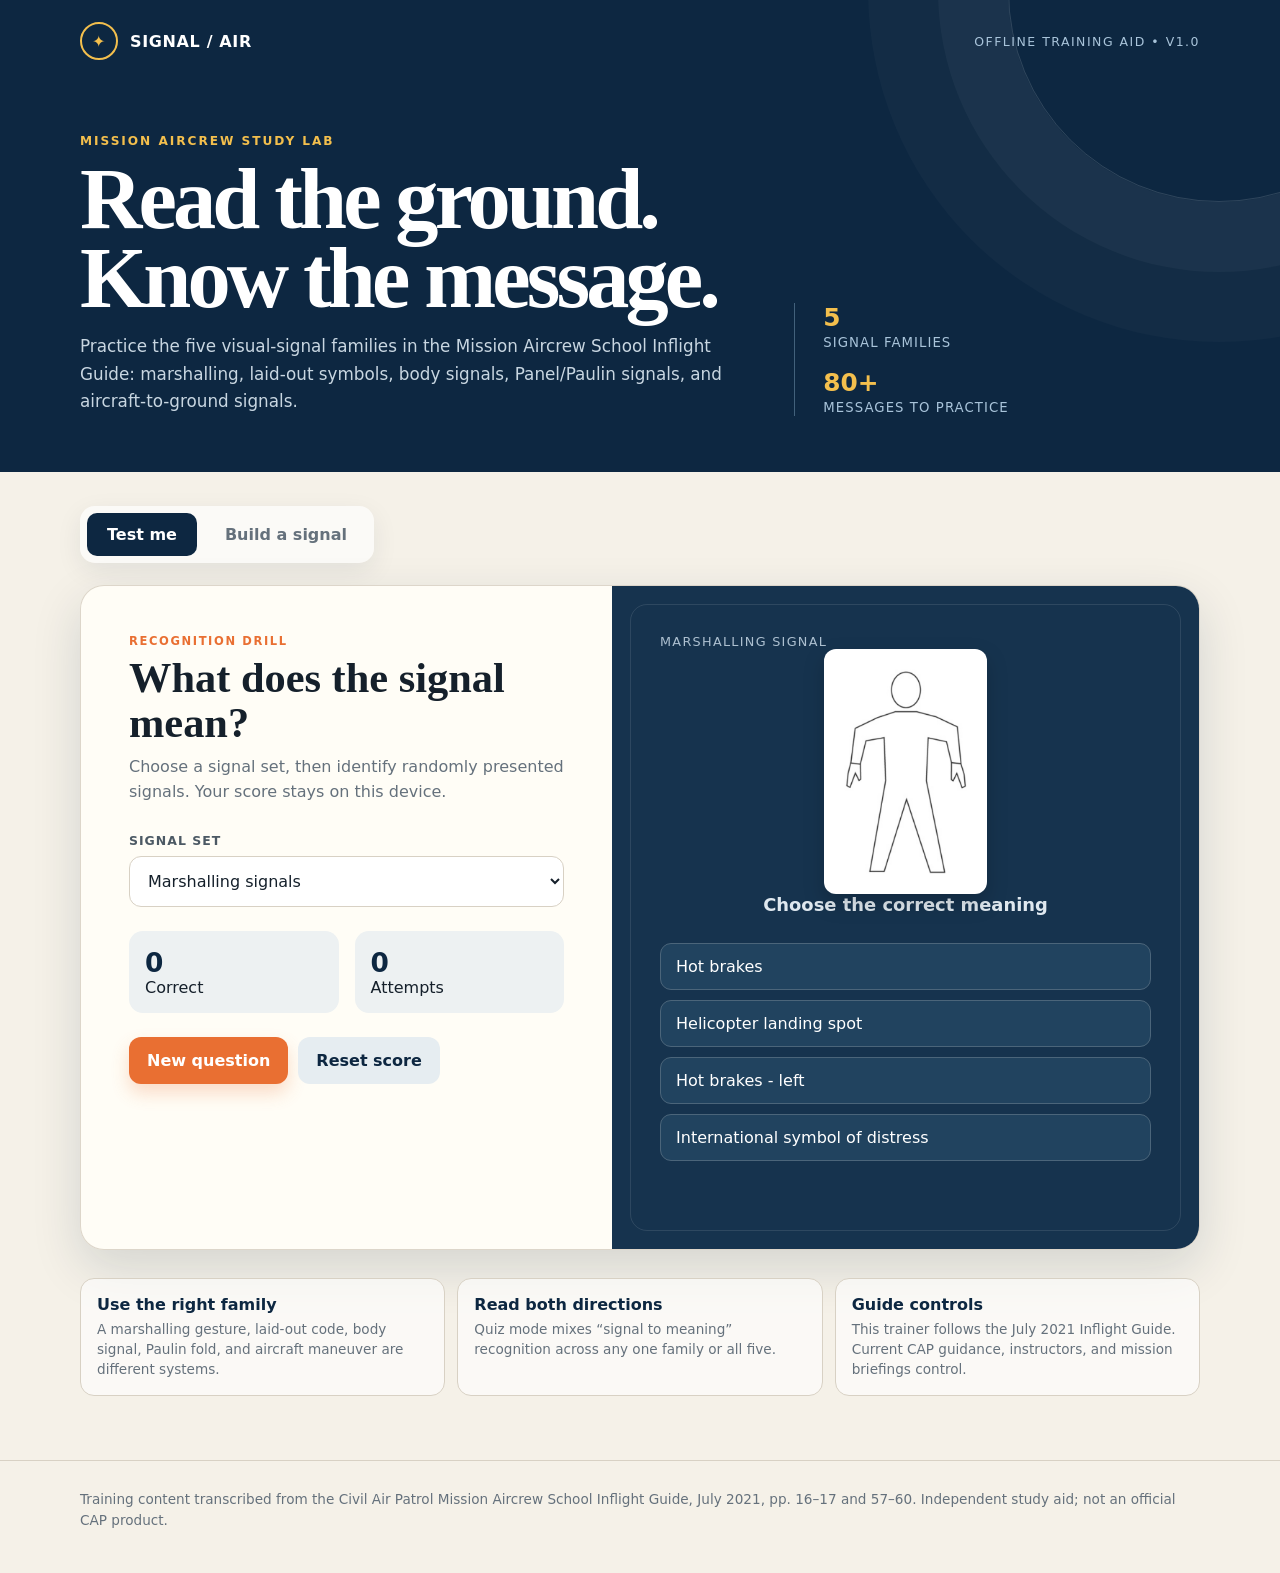
<file: mission-signal-trainer-package/mission-signal-trainer.html>
<!doctype html>
<html lang="en">
<head>
  <meta charset="utf-8">
  <meta name="viewport" content="width=device-width, initial-scale=1">
  <meta name="theme-color" content="#0d2741">
  <title>Ground–Air Signal Trainer</title>
  <style>
    :root {
      --navy: #0d2741;
      --navy-2: #183b5c;
      --paper: #f5f1e8;
      --cream: #fffdf7;
      --orange: #e96f32;
      --yellow: #f3bf4d;
      --ink: #15202b;
      --muted: #65717c;
      --line: #d8d1c4;
      --good: #247451;
      --bad: #a93d37;
      --shadow: 0 18px 50px rgba(13,39,65,.14);
    }
    * { box-sizing: border-box; }
    body {
      margin: 0;
      color: var(--ink);
      background:
        radial-gradient(circle at 80% 0%, rgba(243,191,77,.20), transparent 28rem),
        linear-gradient(180deg, #edf3f5 0, var(--paper) 28rem);
      font-family: Inter, ui-sans-serif, system-ui, -apple-system, BlinkMacSystemFont, "Segoe UI", sans-serif;
      min-height: 100vh;
    }
    button, select { font: inherit; }
    button { cursor: pointer; }
    .shell { width: min(1120px, calc(100% - 32px)); margin: 0 auto; }
    header { color: white; background: var(--navy); position: relative; overflow: hidden; }
    header::after {
      content: ""; position: absolute; width: 420px; height: 420px; border: 1px solid rgba(255,255,255,.14);
      border-radius: 50%; right: -150px; top: -220px; box-shadow: 0 0 0 70px rgba(255,255,255,.035), 0 0 0 140px rgba(255,255,255,.025);
    }
    .topbar { display: flex; align-items: center; justify-content: space-between; padding: 22px 0; position: relative; z-index: 1; }
    .brand { display: flex; align-items: center; gap: 12px; font-weight: 800; letter-spacing: .04em; }
    .roundel { width: 38px; height: 38px; border: 2px solid var(--yellow); border-radius: 50%; display: grid; place-items: center; color: var(--yellow); }
    .status { font-size: .78rem; letter-spacing: .12em; text-transform: uppercase; color: #a9c4da; }
    .hero { display: grid; grid-template-columns: 1.25fr .75fr; gap: 38px; align-items: end; padding: 52px 0 56px; position: relative; z-index: 1; }
    .kicker { color: var(--yellow); font-weight: 800; text-transform: uppercase; letter-spacing: .16em; font-size: .76rem; }
    h1 { margin: 12px 0 14px; font-family: Georgia, "Times New Roman", serif; font-size: clamp(2.5rem, 7vw, 5.4rem); line-height: .92; max-width: 700px; letter-spacing: -.045em; }
    .lede { color: #c8d6e1; max-width: 650px; font-size: 1.05rem; line-height: 1.65; margin: 0; }
    .readout { border-left: 1px solid #42617b; padding-left: 28px; display: grid; gap: 17px; }
    .readout b { color: var(--yellow); font-size: 1.55rem; display: block; }
    .readout span { color: #a9c4da; font-size: .83rem; text-transform: uppercase; letter-spacing: .08em; }
    main { padding: 34px 0 64px; }
    .tabs { display: flex; gap: 8px; background: rgba(255,255,255,.68); padding: 7px; border-radius: 15px; width: fit-content; box-shadow: 0 8px 26px rgba(13,39,65,.08); margin-bottom: 22px; }
    .tab { border: 0; background: transparent; color: var(--muted); padding: 12px 20px; border-radius: 10px; font-weight: 800; }
    .tab.active { color: white; background: var(--navy); }
    .panel { display: none; }
    .panel.active { display: block; animation: rise .25s ease-out; }
    @keyframes rise { from { opacity: 0; transform: translateY(5px); } }
    .card { background: rgba(255,253,247,.94); border: 1px solid rgba(216,209,196,.85); border-radius: 24px; box-shadow: var(--shadow); }
    .quiz-grid, .reference-grid { display: grid; grid-template-columns: .95fr 1.05fr; min-height: 500px; overflow: hidden; }
    .control { padding: clamp(24px, 5vw, 48px); }
    .eyebrow { margin: 0 0 8px; text-transform: uppercase; color: var(--orange); font-weight: 900; font-size: .72rem; letter-spacing: .14em; }
    h2 { margin: 0 0 10px; font-family: Georgia, serif; font-size: clamp(1.65rem, 4vw, 2.65rem); line-height: 1.05; }
    .sub { margin: 0 0 28px; color: var(--muted); line-height: 1.55; }
    label { display: block; font-size: .78rem; text-transform: uppercase; letter-spacing: .08em; font-weight: 900; color: #4c5964; margin-bottom: 8px; }
    select { width: 100%; border: 1px solid var(--line); border-radius: 12px; background: white; padding: 14px 42px 14px 14px; color: var(--ink); }
    .field + .field { margin-top: 18px; }
    .primary, .secondary { border: 0; border-radius: 12px; padding: 14px 18px; font-weight: 900; }
    .primary { background: var(--orange); color: white; box-shadow: 0 9px 18px rgba(233,111,50,.24); }
    .secondary { background: #e6edf1; color: var(--navy); }
    .actions { display: flex; flex-wrap: wrap; gap: 10px; margin-top: 24px; }
    .stage { background: #16334e; color: white; min-height: 470px; padding: clamp(24px, 5vw, 48px); display: flex; flex-direction: column; justify-content: space-between; position: relative; }
    .stage::before { content: ""; position: absolute; inset: 18px; border: 1px solid rgba(255,255,255,.1); border-radius: 17px; pointer-events: none; }
    .counter { position: relative; z-index: 1; font-size: .8rem; color: #adc0d0; text-transform: uppercase; letter-spacing: .1em; }
    .signal-wrap { position: relative; z-index: 1; text-align: center; }
    .signal {
      min-height: 220px; display: grid; place-items: center; font-family: "Arial Black", Impact, sans-serif;
      font-size: clamp(7rem, 20vw, 12rem); line-height: .8; color: var(--yellow); letter-spacing: -.08em;
      text-shadow: 0 7px 0 rgba(0,0,0,.18);
    }
    .signal img {
      display: block;
      max-width: min(100%, 430px);
      max-height: 245px;
      width: auto;
      height: auto;
      object-fit: contain;
      padding: 12px;
      border-radius: 12px;
      background: white;
      filter: drop-shadow(0 9px 10px rgba(0,0,0,.18));
    }
    .signal.body { font-size: clamp(5rem, 15vw, 9rem); }
    .message { color: #dfe8ef; font-size: 1.12rem; font-weight: 750; min-height: 1.5em; }
    .hint { color: #91a9bb; font-size: .85rem; line-height: 1.5; margin-top: 8px; }
    .answers { display: grid; gap: 10px; position: relative; z-index: 1; margin-top: 22px; }
    .answer { border: 1px solid #4b657a; background: #21435f; color: white; border-radius: 11px; padding: 13px 15px; text-align: left; }
    .answer:hover, .answer:focus-visible { background: #2c5574; outline: 2px solid var(--yellow); outline-offset: 2px; }
    .answer.correct { background: var(--good); border-color: #56a980; }
    .answer.wrong { background: var(--bad); border-color: #d07972; }
    .feedback { min-height: 1.6em; margin-top: 14px; font-weight: 800; }
    .scoreline { display: flex; gap: 16px; margin: 24px 0; }
    .scorebox { flex: 1; padding: 16px; border-radius: 14px; background: #edf1f2; }
    .scorebox strong { display: block; font-size: 1.65rem; color: var(--navy); }
    .reference-stage .signal { min-height: 285px; }
    .training-note { margin-top: 22px; padding: 18px 20px; border-left: 4px solid var(--yellow); background: #fff8df; color: #594b2e; line-height: 1.55; border-radius: 0 12px 12px 0; font-size: .9rem; }
    .legend { margin-top: 28px; display: grid; grid-template-columns: repeat(3, 1fr); gap: 12px; }
    .legend-item { background: rgba(255,255,255,.62); border: 1px solid var(--line); padding: 16px; border-radius: 14px; }
    .legend-item b { color: var(--navy); display: block; margin-bottom: 5px; }
    .legend-item span { color: var(--muted); font-size: .85rem; line-height: 1.4; }
    footer { border-top: 1px solid var(--line); padding: 28px 0 42px; color: var(--muted); font-size: .85rem; line-height: 1.55; }
    footer a { color: var(--navy); }
    @media (max-width: 800px) {
      .hero { grid-template-columns: 1fr; }
      .readout { grid-template-columns: repeat(2,1fr); border-left: 0; border-top: 1px solid #42617b; padding: 20px 0 0; }
      .quiz-grid, .reference-grid { grid-template-columns: 1fr; }
      .stage { min-height: 520px; }
      .legend { grid-template-columns: 1fr; }
      .status { display: none; }
    }
    @media (prefers-reduced-motion: reduce) { * { animation: none !important; scroll-behavior: auto !important; } }
  </style>
</head>
<body>
  <header>
    <div class="shell">
      <div class="topbar">
        <div class="brand"><span class="roundel">✦</span> SIGNAL / AIR</div>
        <div class="status">Offline training aid • v1.0</div>
      </div>
      <div class="hero">
        <div>
          <div class="kicker">Mission aircrew study lab</div>
          <h1>Read the ground.<br>Know the message.</h1>
          <p class="lede">Practice the five visual-signal families in the Mission Aircrew School Inflight Guide: marshalling, laid-out symbols, body signals, Panel/Paulin signals, and aircraft-to-ground signals.</p>
        </div>
        <div class="readout">
          <div><b>5</b><span>Signal families</span></div>
          <div><b>80+</b><span>Messages to practice</span></div>
        </div>
      </div>
    </div>
  </header>

  <main class="shell">
    <div class="tabs" role="tablist" aria-label="Training mode">
      <button class="tab active" role="tab" aria-selected="true" data-panel="quiz">Test me</button>
      <button class="tab" role="tab" aria-selected="false" data-panel="reference">Build a signal</button>
    </div>

    <section class="panel active" id="quiz" role="tabpanel">
      <div class="card quiz-grid">
        <div class="control">
          <p class="eyebrow">Recognition drill</p>
          <h2>What does the signal mean?</h2>
          <p class="sub">Choose a signal set, then identify randomly presented signals. Your score stays on this device.</p>
          <div class="field">
            <label for="quiz-set">Signal set</label>
            <select id="quiz-set">
              <option value="marshalling">Marshalling signals</option>
              <option value="ground">Laid-out surface symbols</option>
              <option value="body">Surface-to-air body signals</option>
              <option value="panel">Panel / Paulin signals</option>
              <option value="air">Air-to-ground visual signals</option>
              <option value="all">Mixed challenge</option>
            </select>
          </div>
          <div class="scoreline">
            <div class="scorebox"><strong id="correct-count">0</strong>Correct</div>
            <div class="scorebox"><strong id="attempt-count">0</strong>Attempts</div>
          </div>
          <div class="actions">
            <button class="primary" id="new-question">New question</button>
            <button class="secondary" id="reset-score">Reset score</button>
          </div>
        </div>
        <div class="stage">
          <div class="counter" id="question-type">Ground symbol</div>
          <div class="signal-wrap">
            <div class="signal" id="quiz-signal" aria-label="Signal"></div>
            <div class="message" id="quiz-prompt">Choose the correct meaning</div>
          </div>
          <div>
            <div class="answers" id="answers"></div>
            <div class="feedback" id="feedback" aria-live="polite"></div>
          </div>
        </div>
      </div>
    </section>

    <section class="panel" id="reference" role="tabpanel">
      <div class="card reference-grid">
        <div class="control">
          <p class="eyebrow">Message composer</p>
          <h2>Choose the message to send.</h2>
          <p class="sub">The display shows the symbol or body position an aircraft should recognize.</p>
          <div class="field">
            <label for="reference-set">Method</label>
            <select id="reference-set">
              <option value="marshalling">Marshalling signal</option>
              <option value="ground">Laid-out surface symbol</option>
              <option value="body">Surface-to-air body signal</option>
              <option value="panel">Panel / Paulin signal</option>
              <option value="air">Air-to-ground visual signal</option>
            </select>
          </div>
          <div class="field">
            <label for="reference-message">Message</label>
            <select id="reference-message"></select>
          </div>
          <div class="training-note"><strong>Operational note:</strong> Radio is the primary method when available. Make ground symbols large, angular, and high-contrast. Repeat body motions slowly in a clear area until acknowledged.</div>
        </div>
        <div class="stage reference-stage">
          <div class="counter" id="reference-type">Laid-out ground symbol</div>
          <div class="signal-wrap">
            <div class="signal" id="reference-signal"></div>
            <div class="message" id="reference-title"></div>
            <div class="hint" id="reference-hint"></div>
          </div>
          <div class="hint">View from aircraft • Keep the signal clear of visual clutter</div>
        </div>
      </div>
    </section>

    <div class="legend">
      <div class="legend-item"><b>Use the right family</b><span>A marshalling gesture, laid-out code, body signal, Paulin fold, and aircraft maneuver are different systems.</span></div>
      <div class="legend-item"><b>Read both directions</b><span>Quiz mode mixes “signal to meaning” recognition across any one family or all five.</span></div>
      <div class="legend-item"><b>Guide controls</b><span>This trainer follows the July 2021 Inflight Guide. Current CAP guidance, instructors, and mission briefings control.</span></div>
    </div>
  </main>

  <footer>
    <div class="shell">Training content transcribed from the Civil Air Patrol Mission Aircrew School Inflight Guide, July 2021, pp. 16–17 and 57–60. Independent study aid; not an official CAP product.</div>
  </footer>

  <script src="signal-data.js"></script>
  <script>
    const signals = window.SIGNAL_DATA;

    const setNames = {
      marshalling:"Marshalling signal",
      ground:"Laid-out surface symbol",
      body:"Surface-to-air body signal",
      panel:"Panel / Paulin signal",
      air:"Air-to-ground visual signal"
    };

    const $ = (id) => document.getElementById(id);
    let current = null;
    let locked = false;
    let score = JSON.parse(localStorage.getItem("signalTrainerScore") || '{"correct":0,"attempts":0}');

    function saveScore() {
      localStorage.setItem("signalTrainerScore", JSON.stringify(score));
      $("correct-count").textContent = score.correct;
      $("attempt-count").textContent = score.attempts;
    }

    function shuffle(items) {
      return [...items].sort(() => Math.random() - .5);
    }

    function showSignal(element, record, revealMeaning = false) {
      element.className = "signal" + (record.set === "body" ? " body" : "");
      element.innerHTML = "";
      const image = document.createElement("img");
      image.src = record.image;
      image.alt = revealMeaning ? record.message : `${setNames[record.set]} from source page ${record.sourcePage}`;
      element.appendChild(image);
    }

    function nextQuestion() {
      locked = false;
      $("feedback").textContent = "";
      const set = $("quiz-set").value;
      const pool = set === "all" ? signals : signals.filter(s => s.set === set);
      let candidate = pool[Math.floor(Math.random() * pool.length)];
      if (pool.length > 1 && current && candidate.message === current.message && candidate.set === current.set) {
        candidate = pool[(pool.indexOf(candidate) + 1) % pool.length];
      }
      current = candidate;
      showSignal($("quiz-signal"), current);
      $("question-type").textContent = setNames[current.set];
      const distractors = shuffle(signals.filter(s => s !== current && s.message !== current.message)).slice(0, 3);
      const choices = shuffle([current, ...distractors]);
      $("answers").innerHTML = "";
      choices.forEach(choice => {
        const button = document.createElement("button");
        button.className = "answer";
        button.textContent = choice.message;
        button.addEventListener("click", () => grade(button, choice));
        $("answers").appendChild(button);
      });
    }

    function grade(button, choice) {
      if (locked) return;
      locked = true;
      score.attempts++;
      const correct = choice.message === current.message;
      if (correct) {
        score.correct++;
        button.classList.add("correct");
        $("feedback").textContent = "Correct — " + current.hint + ` Source: guide p. ${current.sourcePage}.`;
      } else {
        button.classList.add("wrong");
        [...$("answers").children].find(b => b.textContent === current.message)?.classList.add("correct");
        $("feedback").textContent = "Not quite. " + current.hint + ` Source: guide p. ${current.sourcePage}.`;
      }
      saveScore();
    }

    function populateReference() {
      const set = $("reference-set").value;
      const pool = signals.filter(s => s.set === set);
      $("reference-message").innerHTML = pool.map((s, i) => `<option value="${i}">${s.message}</option>`).join("");
      updateReference();
    }

    function updateReference() {
      const set = $("reference-set").value;
      const pool = signals.filter(s => s.set === set);
      const chosen = pool[Number($("reference-message").value) || 0];
      $("reference-type").textContent = setNames[set];
      showSignal($("reference-signal"), chosen, true);
      $("reference-title").textContent = chosen.message;
      $("reference-hint").textContent = `${chosen.hint} Source: Inflight Guide p. ${chosen.sourcePage}. Image: ${chosen.image.split("/").pop()}`;
    }

    document.querySelectorAll(".tab").forEach(tab => tab.addEventListener("click", () => {
      document.querySelectorAll(".tab").forEach(t => { t.classList.remove("active"); t.setAttribute("aria-selected","false"); });
      document.querySelectorAll(".panel").forEach(p => p.classList.remove("active"));
      tab.classList.add("active");
      tab.setAttribute("aria-selected","true");
      $(tab.dataset.panel).classList.add("active");
    }));
    $("new-question").addEventListener("click", nextQuestion);
    $("quiz-set").addEventListener("change", nextQuestion);
    $("reset-score").addEventListener("click", () => { score = {correct:0, attempts:0}; saveScore(); nextQuestion(); });
    $("reference-set").addEventListener("change", populateReference);
    $("reference-message").addEventListener("change", updateReference);
    saveScore();
    nextQuestion();
    populateReference();
  </script>
</body>
</html>
</file>
<file: eltFinder/css/style.css>
:root{--bg:#0b1118;--panel:#121b24;--panel2:#182636;--text:#eef5ff;--muted:#a9bdd3;--line:#2e435b;--red:#ff3b30;--blue:#2f8cff;--yellow:#ffd23f;--green:#41d17d;--orange:#ff9f0a;--shadow:0 10px 24px rgba(0,0,0,.35);--radius:14px}
    *{box-sizing:border-box} body{margin:0;background:var(--bg);color:var(--text);font-family:system-ui,-apple-system,Segoe UI,Roboto,Arial,sans-serif;font-size:15px} h1,h2,h3{margin:.2rem 0 .65rem} h1{font-size:1.35rem} h2{font-size:1.05rem} h3{font-size:.95rem;color:var(--muted)}
    .app{display:grid;grid-template-columns:minmax(360px,520px) 1fr;gap:10px;height:100vh;padding:10px}.left{overflow:auto;padding-right:3px}.mapwrap{position:relative;min-height:440px;border:1px solid var(--line);border-radius:var(--radius);overflow:hidden;box-shadow:var(--shadow)}#viewDiv{height:100%;width:100%;min-height:calc(100vh - 22px)}
    .card{background:linear-gradient(180deg,var(--panel),#0f1721);border:1px solid var(--line);border-radius:var(--radius);padding:12px;margin-bottom:10px;box-shadow:var(--shadow)}.sticky{position:sticky;top:0;z-index:5}.row{display:flex;gap:8px;flex-wrap:wrap;align-items:center}.grid{display:grid;grid-template-columns:repeat(2,minmax(0,1fr));gap:8px}.grid3{display:grid;grid-template-columns:repeat(3,minmax(0,1fr));gap:8px}.span2{grid-column:span 2}.span3{grid-column:span 3}
    label{display:block;color:var(--muted);font-size:.78rem;margin-bottom:3px} input,select,button,textarea{width:100%;font:inherit;border-radius:10px;border:1px solid #36506b;background:#08111b;color:var(--text);padding:9px} button{cursor:pointer;background:#1a3857;border-color:#47709a;font-weight:650} button:hover{filter:brightness(1.12)} button.danger{background:#3b1115;border-color:#8f2630} button.ghost{background:#0d1722;border-color:#33475d} button.good{background:#0e3b26;border-color:#2e8b57}.mini{padding:6px 8px;font-size:.82rem}.muted{color:var(--muted)}.warn{color:#ffd166}.ok{color:var(--green)}.bad{color:var(--red)}.big{font-size:1.25rem;font-weight:800}.mono{font-family:ui-monospace,SFMono-Regular,Consolas,monospace}
    .summary{display:grid;grid-template-columns:1fr 1fr;gap:8px}.summary div{background:#08111b;border:1px solid #2b4057;border-radius:12px;padding:8px}.summary small{display:block;color:var(--muted)}
    .adf{width:150px;height:150px;border-radius:50%;border:3px solid #526c86;position:relative;margin:auto;background:radial-gradient(circle,#101b28 0,#0b121b 70%)}.adf:before,.adf:after{content:"";position:absolute;background:#526c86}.adf:before{left:50%;top:6px;width:2px;height:136px}.adf:after{top:50%;left:6px;height:2px;width:136px}.needle{position:absolute;left:72px;top:14px;width:6px;height:68px;background:var(--red);transform-origin:50% 61px;border-radius:4px}.plane{position:absolute;left:50%;top:50%;transform:translate(-50%,-50%);color:var(--green);font-size:23px;z-index:3}.adflabel{position:absolute;font-size:.72rem;color:var(--muted)}.n{left:68px;top:0}.e{right:6px;top:66px}.s{left:70px;bottom:0}.w{left:6px;top:66px}
    .tablewrap{overflow:auto;border:1px solid var(--line);border-radius:12px} table{border-collapse:collapse;width:100%;min-width:980px;background:#08111b} th,td{border-bottom:1px solid #24394f;padding:6px;text-align:left;vertical-align:top} th{position:sticky;top:0;background:#132235;color:#cbe1fa;z-index:1} td input,td select{padding:6px;border-radius:8px;min-width:74px}.tag{display:inline-block;border-radius:999px;padding:2px 8px;font-size:.75rem;font-weight:800}.tag.c{background:rgba(47,140,255,.18);color:var(--blue);border:1px solid var(--blue)}.tag.d{background:rgba(255,210,63,.15);color:var(--yellow);border:1px solid var(--yellow)}.tag.e{background:rgba(255,59,48,.15);color:var(--red);border:1px solid var(--red)}.tag.t{background:rgba(65,209,125,.15);color:var(--green);border:1px solid var(--green)}
    .mapbuttons{position:absolute;right:12px;top:12px;z-index:4;display:flex;gap:6px;flex-wrap:wrap;max-width:360px}.mapbuttons button{width:auto;background:rgba(8,17,27,.88)}
    @media(max-width:980px){.app{display:block;height:auto}.mapwrap{height:72vh;margin-bottom:10px}#viewDiv{min-height:72vh}.sticky{position:relative}.summary{grid-template-columns:1fr}.grid,.grid3{grid-template-columns:1fr}.span2,.span3{grid-column:span 1}}
    @media print{.mapwrap{height:500px}.app{display:block}.card, .mapwrap{break-inside:avoid}button{display:none}}
.capgrid-value{color:var(--green);font-weight:800}
</file>
